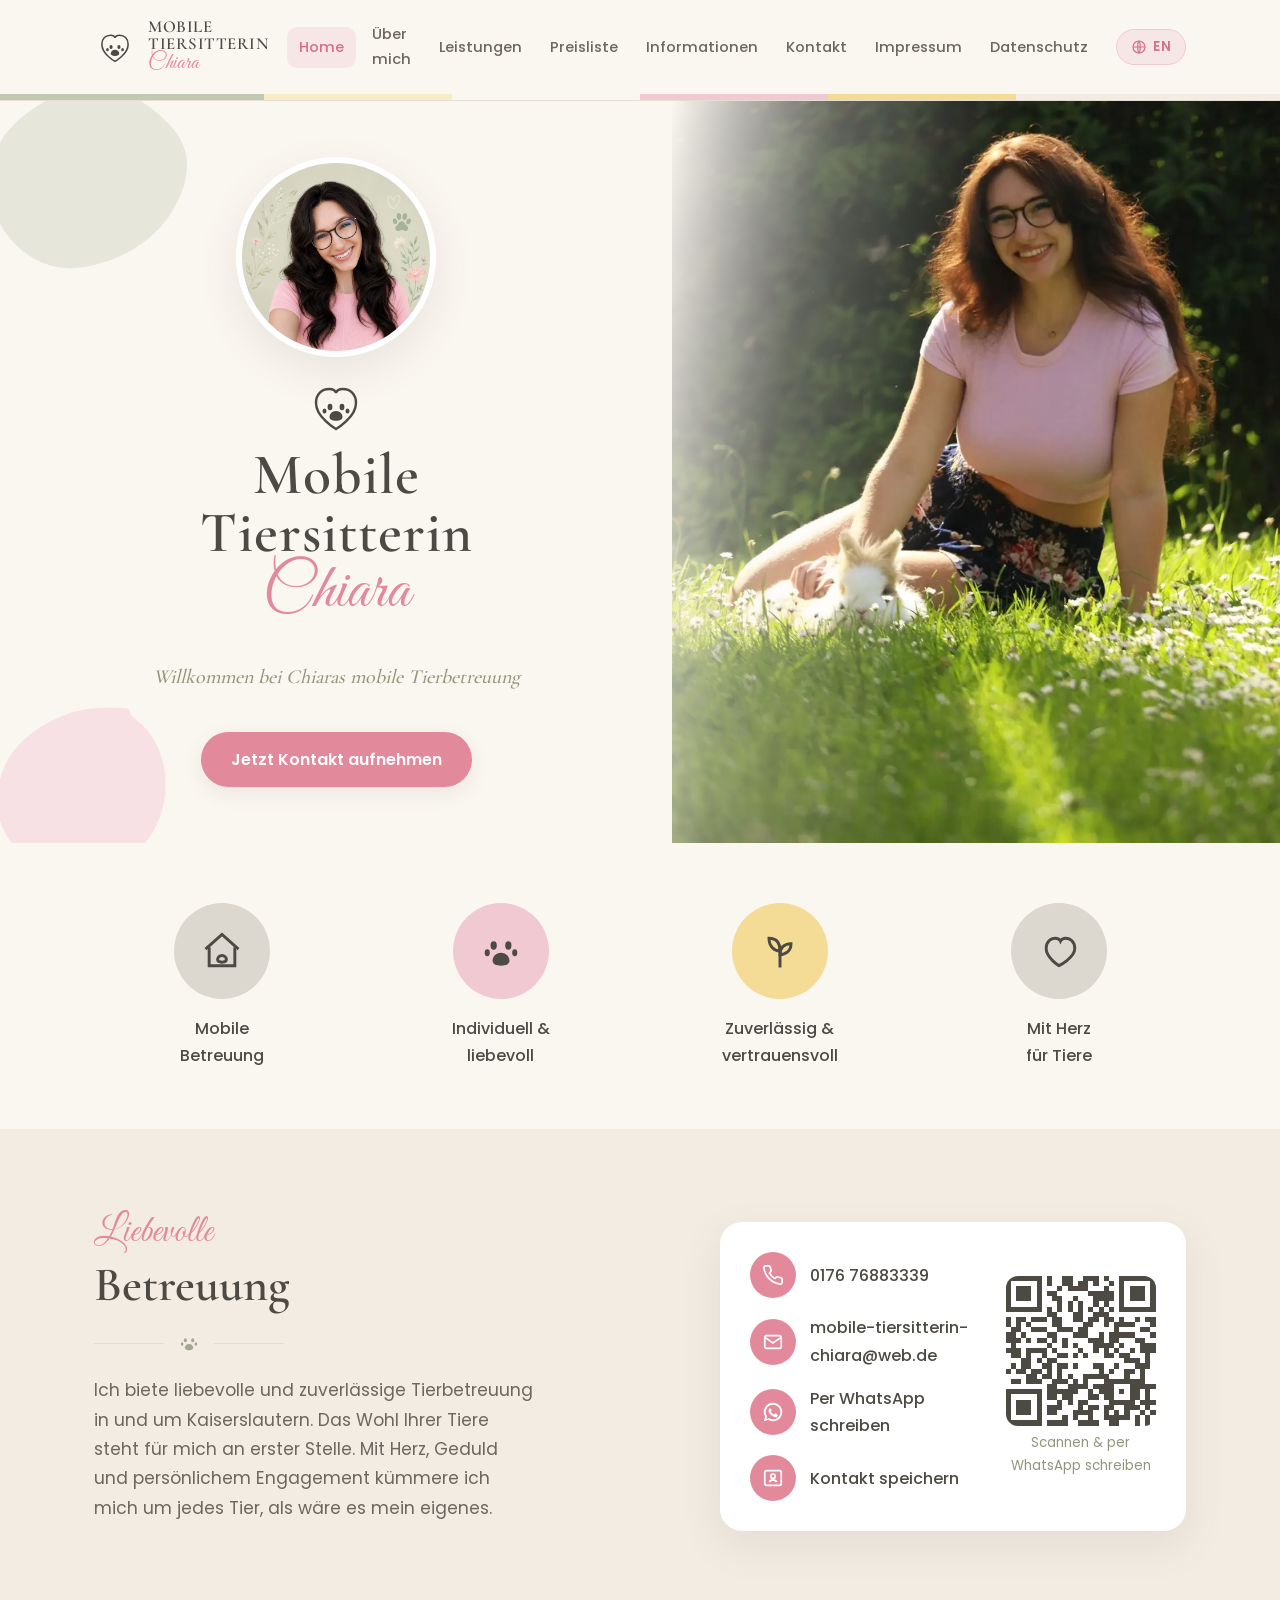
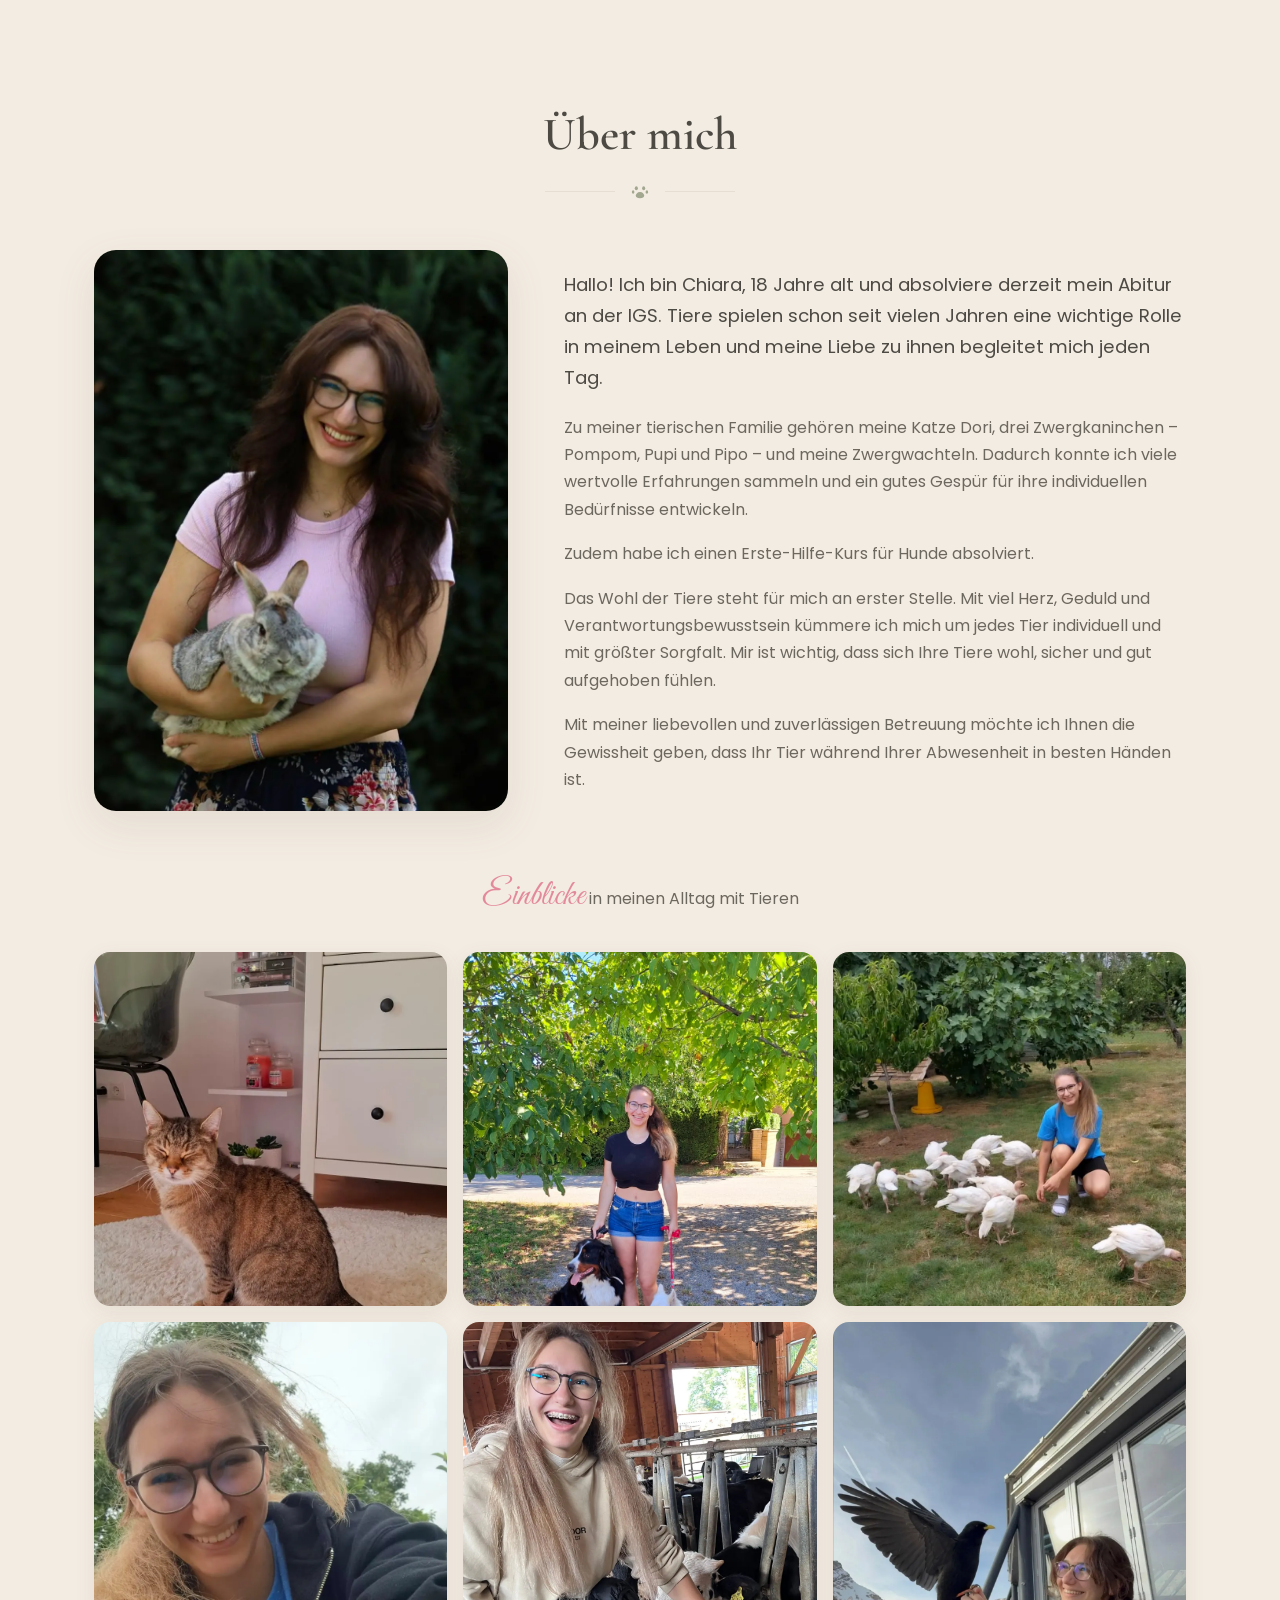
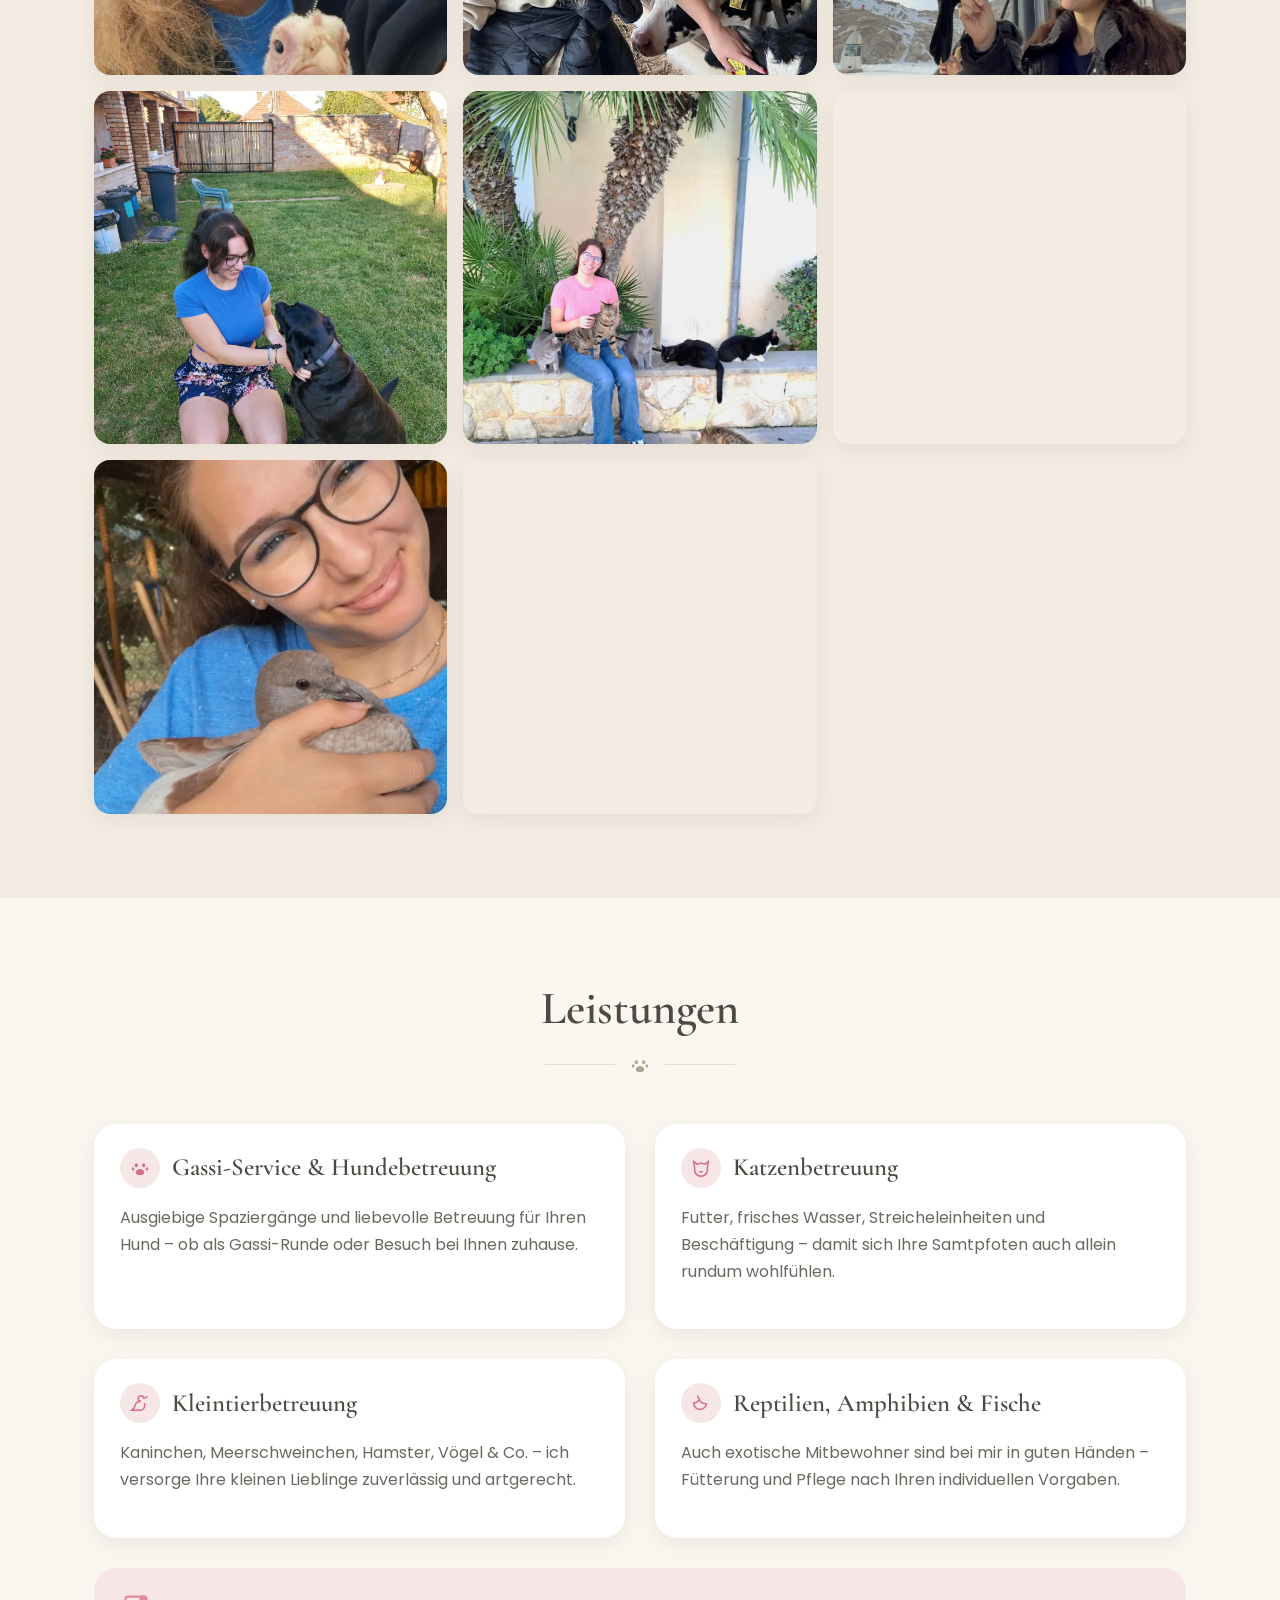
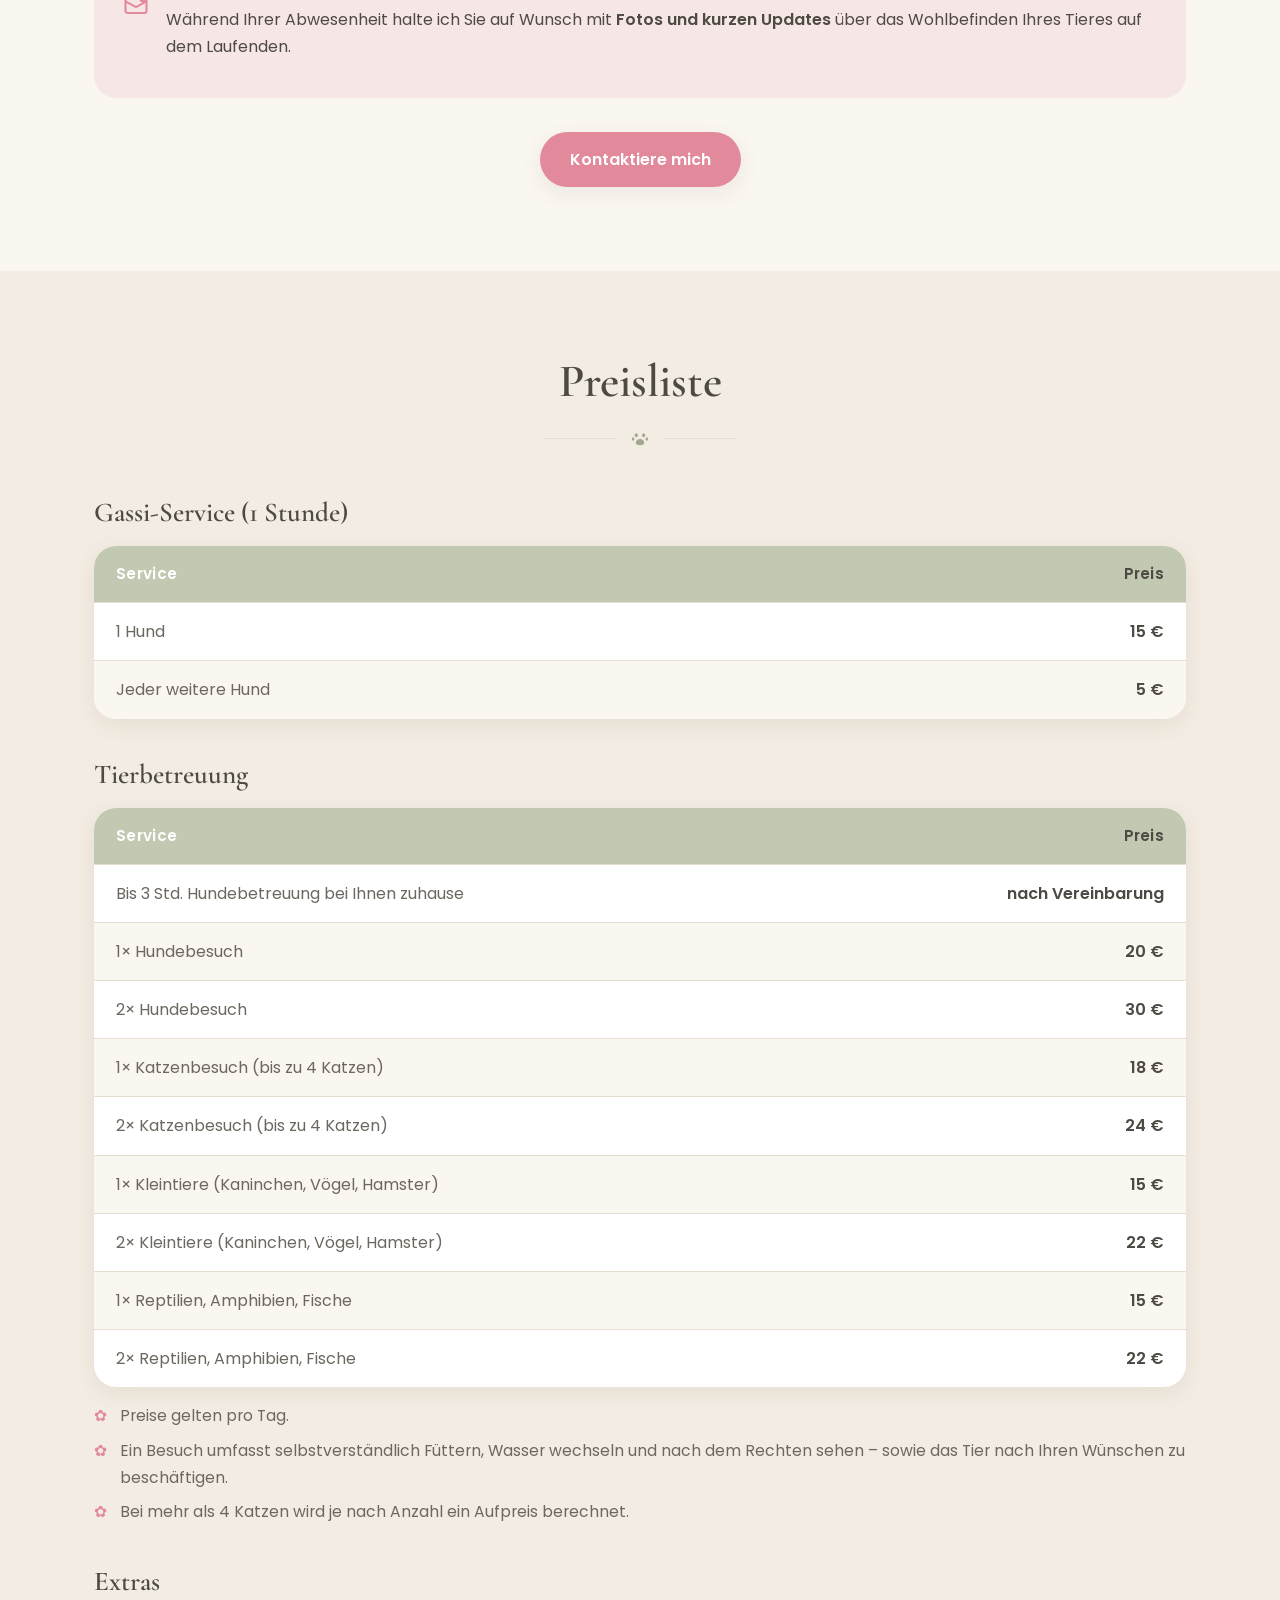
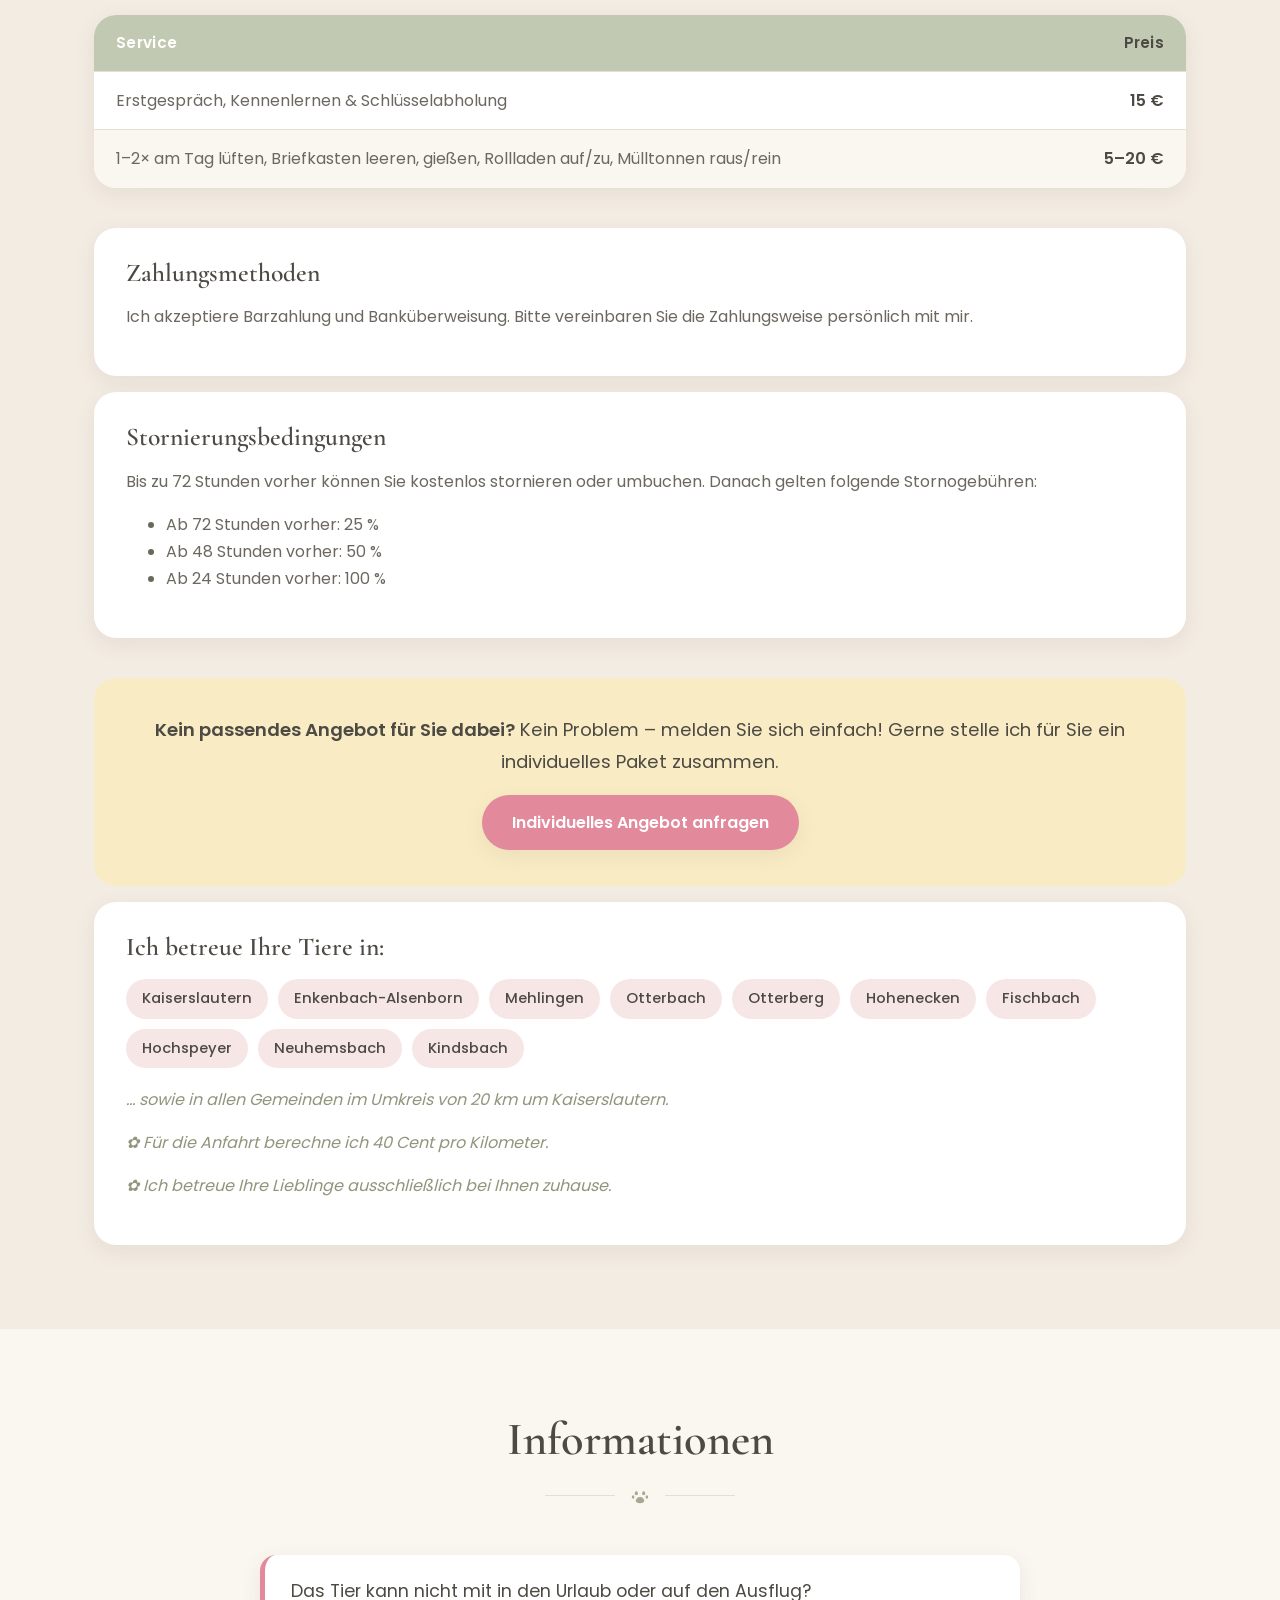
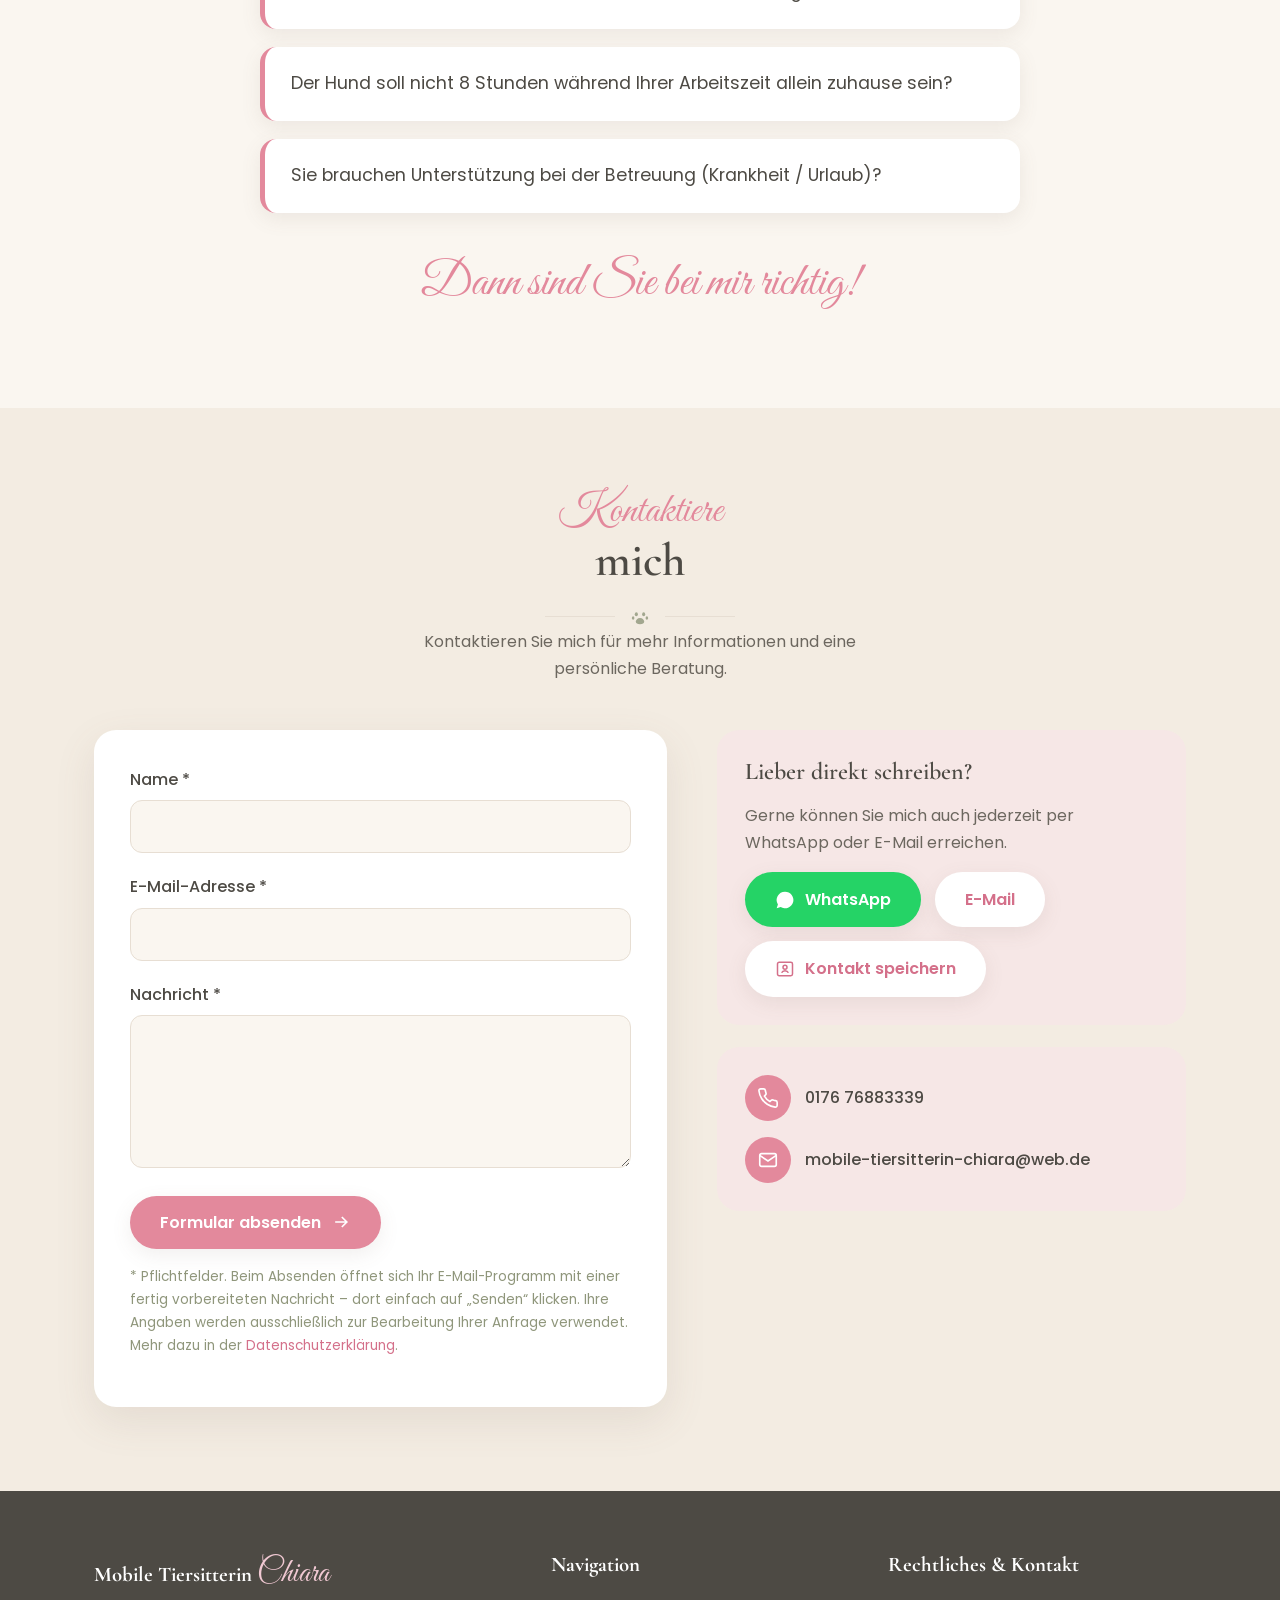
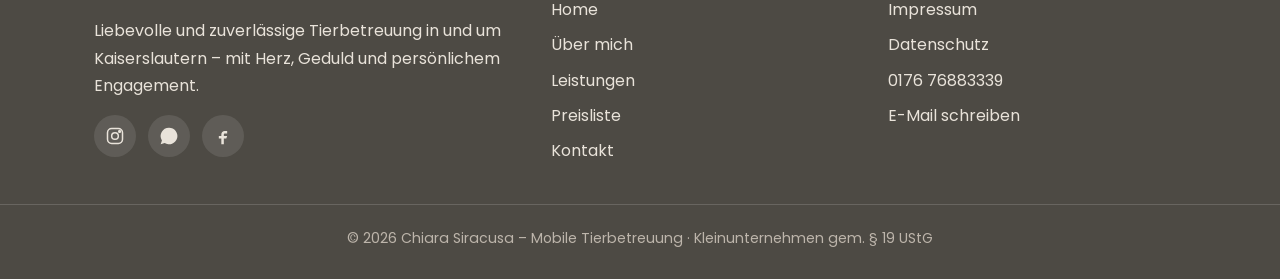
<file: index.html>
<!DOCTYPE html>
<html lang="de">
<head>
<meta charset="UTF-8">
<meta name="viewport" content="width=device-width, initial-scale=1.0">
<title data-en="Chiara's Mobile Pet Care – loving pet sitter in Kaiserslautern">Chiaras Mobile Tierbetreuung – liebevolle Tiersitterin in Kaiserslautern</title>
<meta name="description" content="Mobile Tiersitterin Chiara – liebevolle und zuverlässige Tierbetreuung in und um Kaiserslautern. Gassi-Service, Katzen-, Kleintier- und Reptilienbetreuung mit Herz.">
<meta name="theme-color" content="#faf6f0">

<!-- Kanonische Adresse (verhindert Duplikate bei Google) -->
<link rel="canonical" href="https://mobile-tiersitting.de/">

<!-- Vorschau beim Teilen (WhatsApp, Facebook, Instagram …) -->
<meta property="og:type" content="website">
<meta property="og:locale" content="de_DE">
<meta property="og:site_name" content="Chiaras Mobile Tierbetreuung">
<meta property="og:title" content="Chiaras Mobile Tierbetreuung – liebevolle Tiersitterin in Kaiserslautern">
<meta property="og:description" content="Liebevolle und zuverlässige Tierbetreuung in und um Kaiserslautern – Gassi-Service, Katzen-, Kleintier- und Reptilienbetreuung mit Herz.">
<meta property="og:url" content="https://mobile-tiersitting.de/">
<meta property="og:image" content="https://mobile-tiersitting.de/bilder/Profilbild-rund.jpeg">
<meta name="twitter:card" content="summary_large_image">

<!-- Strukturierte Daten: lokales Unternehmen (hilft Google, dich als Tierbetreuung in Kaiserslautern einzuordnen) -->
<script type="application/ld+json">
{
  "@context": "https://schema.org",
  "@type": "LocalBusiness",
  "@id": "https://mobile-tiersitting.de/#business",
  "name": "Chiaras Mobile Tierbetreuung",
  "description": "Mobile Tiersitterin Chiara – liebevolle und zuverlässige Tierbetreuung in und um Kaiserslautern. Gassi-Service, Katzen-, Kleintier- und Reptilienbetreuung.",
  "url": "https://mobile-tiersitting.de/",
  "image": "https://mobile-tiersitting.de/bilder/Profilbild-rund.jpeg",
  "telephone": "+4917676883339",
  "email": "mobile-tiersitterin-chiara@web.de",
  "priceRange": "€€",
  "founder": {
    "@type": "Person",
    "name": "Chiara Siracusa"
  },
  "address": {
    "@type": "PostalAddress",
    "streetAddress": "An der Schanze 20",
    "postalCode": "67677",
    "addressLocality": "Enkenbach-Alsenborn",
    "addressRegion": "Rheinland-Pfalz",
    "addressCountry": "DE"
  },
  "areaServed": [
    { "@type": "City", "name": "Kaiserslautern" },
    { "@type": "City", "name": "Enkenbach-Alsenborn" },
    { "@type": "City", "name": "Mehlingen" },
    { "@type": "City", "name": "Otterbach" },
    { "@type": "City", "name": "Otterberg" },
    { "@type": "City", "name": "Hochspeyer" }
  ],
  "sameAs": [
    "https://www.instagram.com/mobile.tiersitterin.chiara",
    "https://www.facebook.com/profile.php?id=61590827631664"
  ],
  "knowsAbout": ["Hundebetreuung", "Gassi-Service", "Katzenbetreuung", "Kleintierbetreuung", "Reptilienbetreuung"]
}
</script>

<!-- Schriften (lokal gehostet, DSGVO-konform) -->
<link rel="stylesheet" href="css/fonts.css">

<link rel="stylesheet" href="css/style.css?v=2">

<!-- Favicon: Pfote -->
<link rel="icon" href="data:image/svg+xml,%3Csvg xmlns='http://www.w3.org/2000/svg' viewBox='0 0 32 32'%3E%3Ctext y='26' font-size='26'%3E%F0%9F%90%BE%3C/text%3E%3C/svg%3E">
</head>
<body>

<!-- ============ KOPF / NAVIGATION ============ -->
<header class="site-header">
  <div class="nav-inner">
    <a class="brand" href="#home" aria-label="Startseite">
      <svg class="logo-mark" viewBox="0 0 64 64" fill="none" aria-hidden="true">
        <path d="M32 54s-20-11.5-20-26C12 19 18 14 25 14c4 0 6.5 2 7 4 .5-2 3-4 7-4 7 0 13 5 13 14 0 14.5-20 26-20 26z"
              stroke="currentColor" stroke-width="2.4" fill="none"/>
        <ellipse cx="26" cy="32" rx="2.4" ry="3.2" fill="currentColor"/>
        <ellipse cx="38" cy="32" rx="2.4" ry="3.2" fill="currentColor"/>
        <ellipse cx="20.5" cy="36" rx="2" ry="2.6" fill="currentColor"/>
        <ellipse cx="43.5" cy="36" rx="2" ry="2.6" fill="currentColor"/>
        <path d="M32 36c4 0 6.5 3 6.5 6 0 2.4-2.5 3.8-6.5 3.8S25.5 44.4 25.5 42c0-3 2.5-6 6.5-6z" fill="currentColor"/>
      </svg>
      <span class="brand-text"><b data-en="MOBILE PET SITTER">MOBILE TIERSITTERIN</b><span>Chiara</span></span>
    </a>

    <ul class="nav-links" id="navLinks">
      <li><a href="#home" data-en="Home">Home</a></li>
      <li><a href="#ueber-mich" data-en="About me">Über mich</a></li>
      <li><a href="#leistungen" data-en="Services">Leistungen</a></li>
      <li><a href="#preisliste" data-en="Prices">Preisliste</a></li>
      <li><a href="#informationen" data-en="Information">Informationen</a></li>
      <li><a href="#kontakt" data-en="Contact">Kontakt</a></li>
      <li><a href="impressum.html" data-en="Imprint">Impressum</a></li>
      <li><a href="datenschutz.html" data-en="Privacy">Datenschutz</a></li>
    </ul>

    <button class="lang-toggle" id="langToggle" aria-label="Switch to English">
      <svg viewBox="0 0 24 24" fill="none" stroke="currentColor" stroke-width="1.8" aria-hidden="true"><circle cx="12" cy="12" r="9"/><path d="M3 12h18M12 3c2.5 2.5 2.5 15 0 18M12 3c-2.5 2.5-2.5 15 0 18"/></svg>
      <span id="langLabel">EN</span>
    </button>

    <button class="nav-toggle" aria-label="Menü öffnen" aria-expanded="false">
      <svg viewBox="0 0 24 24" fill="none" stroke="currentColor" stroke-width="2"><path d="M3 6h18M3 12h18M3 18h18"/></svg>
    </button>
  </div>
  <div class="nav-bar" aria-hidden="true"><span></span><span></span><span></span><span></span><span></span><span></span></div>
</header>

<main>

<!-- ============ HERO ============ -->
<section class="hero" id="home">
  <div class="hero-grid">
    <div class="hero-left">
      <svg class="blob b1" viewBox="0 0 200 200" aria-hidden="true"><path fill="currentColor" d="M44 -57C58 -47 71 -36 75 -22C79 -8 74 9 65 23C56 37 43 47 28 54C12 61 -6 65 -22 60C-39 55 -53 41 -60 25C-67 8 -66 -11 -58 -26C-50 -41 -35 -52 -19 -60C-3 -68 14 -73 27 -70C40 -67 30 -67 44 -57Z" transform="translate(100 100)"/></svg>
      <svg class="blob b2" viewBox="0 0 200 200" aria-hidden="true"><path fill="currentColor" d="M48 -60C61 -50 69 -33 71 -16C73 1 69 19 60 34C50 49 35 60 18 65C1 70 -17 69 -33 61C-49 53 -62 39 -67 22C-72 5 -68 -14 -59 -30C-49 -45 -34 -56 -18 -63C-2 -70 16 -72 32 -71C48 -70 35 -70 48 -60Z" transform="translate(100 100)"/></svg>

      <picture><source srcset="bilder/Profilbild-rund.webp" type="image/webp"><img class="hero-portrait" src="bilder/Profilbild-rund.jpeg" alt="Chiara, mobile Tiersitterin" width="1254" height="1254" fetchpriority="high" decoding="async"></picture>
      <div class="hero-logo">
        <svg class="logo-mark" viewBox="0 0 64 64" fill="none" aria-hidden="true">
          <path d="M32 54s-20-11.5-20-26C12 19 18 14 25 14c4 0 6.5 2 7 4 .5-2 3-4 7-4 7 0 13 5 13 14 0 14.5-20 26-20 26z" stroke="currentColor" stroke-width="2.4"/>
          <ellipse cx="26" cy="32" rx="2.4" ry="3.2" fill="currentColor"/><ellipse cx="38" cy="32" rx="2.4" ry="3.2" fill="currentColor"/>
          <ellipse cx="20.5" cy="36" rx="2" ry="2.6" fill="currentColor"/><ellipse cx="43.5" cy="36" rx="2" ry="2.6" fill="currentColor"/>
          <path d="M32 36c4 0 6.5 3 6.5 6 0 2.4-2.5 3.8-6.5 3.8S25.5 44.4 25.5 42c0-3 2.5-6 6.5-6z" fill="currentColor"/>
        </svg>
        <h1 data-en="Mobile<br>Pet&nbsp;Sitter">Mobile<br>Tiersitterin</h1>
        <span class="script">Chiara</span>
      </div>
      <p class="hero-tagline" data-en="Welcome to Chiara's Mobile Pet Care">Willkommen bei Chiaras mobile Tierbetreuung</p>
      <a class="btn" href="#kontakt" data-en="Get in touch now">Jetzt Kontakt aufnehmen</a>
    </div>
    <div class="hero-right">
      <picture>
        <source srcset="bilder/hero-chiara-kaninchen.webp" type="image/webp">
        <img class="hero-bg" src="bilder/hero-chiara-kaninchen.jpg" alt="Chiara sitzt mit einem Kaninchen auf einer sonnigen Blumenwiese" width="1066" height="1598" fetchpriority="high" decoding="async">
      </picture>
    </div>
  </div>
</section>

<!-- ============ WERTE-KACHELN ============ -->
<section class="features">
  <div class="container">
    <div class="feature-grid">
      <div class="feature">
        <div class="ic"><svg viewBox="0 0 24 24" fill="none" stroke="currentColor" stroke-width="1.6"><path d="M3 11l9-8 9 8"/><path d="M5 10v10h14V10"/><path d="M12 14.5c1.5 0 2.4 1.1 2.4 2.2 0 .9-.9 1.4-2.4 1.4s-2.4-.5-2.4-1.4c0-1.1.9-2.2 2.4-2.2z"/></svg></div>
        <p data-en="Mobile<br>care">Mobile<br>Betreuung</p>
      </div>
      <div class="feature">
        <div class="ic"><svg viewBox="0 0 24 24" fill="currentColor"><ellipse cx="8" cy="9" rx="1.7" ry="2.3"/><ellipse cx="16" cy="9" rx="1.7" ry="2.3"/><ellipse cx="4.5" cy="13" rx="1.4" ry="1.9"/><ellipse cx="19.5" cy="13" rx="1.4" ry="1.9"/><path d="M12 13c2.8 0 4.6 2.2 4.6 4.3 0 1.7-1.8 2.7-4.6 2.7s-4.6-1-4.6-2.7C7.4 15.2 9.2 13 12 13z"/></svg></div>
        <p data-en="Individual &amp;<br>loving">Individuell &amp;<br>liebevoll</p>
      </div>
      <div class="feature">
        <div class="ic"><svg viewBox="0 0 24 24" fill="none" stroke="currentColor" stroke-width="1.6"><path d="M12 21V9"/><path d="M12 12C9 12 6 9.5 6 5c4 0 6 2.5 6 7z"/><path d="M12 14c3 0 6-2 6-6-4 0-6 2.5-6 6z"/></svg></div>
        <p data-en="Reliable &amp;<br>trustworthy">Zuverlässig &amp;<br>vertrauensvoll</p>
      </div>
      <div class="feature">
        <div class="ic"><svg viewBox="0 0 24 24" fill="none" stroke="currentColor" stroke-width="1.6"><path d="M12 20s-7-4.3-7-9.3C5 7 7.5 5 10 5c1.4 0 2.4.8 2.8 1.6C13.2 5.8 14.2 5 15.6 5 18.1 5 20.6 7 20.6 10.7 20.6 15.7 12 20 12 20z"/></svg></div>
        <p data-en="With love<br>for animals">Mit Herz<br>für Tiere</p>
      </div>
    </div>
  </div>
</section>

<!-- ============ INTRO / KONTAKTKARTE ============ -->
<section class="intro">
  <div class="container intro-grid">
    <div>
      <h2 data-en="<span class=&quot;script&quot;>Loving</span> care"><span class="script">Liebevolle</span> Betreuung</h2>
      <div class="paw-divider"><svg viewBox="0 0 24 24" fill="currentColor"><ellipse cx="8" cy="9" rx="1.7" ry="2.3"/><ellipse cx="16" cy="9" rx="1.7" ry="2.3"/><ellipse cx="4.5" cy="13" rx="1.4" ry="1.9"/><ellipse cx="19.5" cy="13" rx="1.4" ry="1.9"/><path d="M12 13c2.8 0 4.6 2.2 4.6 4.3 0 1.7-1.8 2.7-4.6 2.7s-4.6-1-4.6-2.7C7.4 15.2 9.2 13 12 13z"/></svg></div>
      <p data-en="I offer loving and reliable pet care in and around Kaiserslautern. The well-being of your animals is my top priority. With heart, patience and personal dedication, I care for every animal as if it were my own.">Ich biete liebevolle und zuverlässige Tierbetreuung in und um Kaiserslautern. Das Wohl Ihrer Tiere steht für mich an erster Stelle. Mit Herz, Geduld und persönlichem Engagement kümmere ich mich um jedes Tier, als wäre es mein eigenes.</p>
    </div>

    <div class="contact-card">
      <div class="contact-lines">
        <a href="tel:+4917676883339">
          <span class="ic"><svg viewBox="0 0 24 24" fill="none" stroke="currentColor" stroke-width="1.8"><path d="M22 16.9v3a2 2 0 0 1-2.2 2 19.8 19.8 0 0 1-8.6-3.1 19.5 19.5 0 0 1-6-6 19.8 19.8 0 0 1-3.1-8.7A2 2 0 0 1 4.1 2h3a2 2 0 0 1 2 1.7c.1 1 .4 1.9.7 2.8a2 2 0 0 1-.5 2.1L8.1 9.9a16 16 0 0 0 6 6l1.3-1.2a2 2 0 0 1 2.1-.5c.9.3 1.8.6 2.8.7a2 2 0 0 1 1.7 2z"/></svg></span>
          0176&nbsp;76883339
        </a>
        <a href="mailto:mobile-tiersitterin-chiara@web.de">
          <span class="ic"><svg viewBox="0 0 24 24" fill="none" stroke="currentColor" stroke-width="1.8"><rect x="3" y="5" width="18" height="14" rx="2"/><path d="m3 7 9 6 9-6"/></svg></span>
          mobile-tiersitterin-chiara@web.de
        </a>
        <a href="https://wa.me/4917676883339" target="_blank" rel="noopener">
          <span class="ic"><svg viewBox="0 0 24 24" fill="currentColor"><path d="M12 2a10 10 0 0 0-8.5 15.3L2 22l4.8-1.5A10 10 0 1 0 12 2zm0 18a8 8 0 0 1-4.1-1.1l-.3-.2-2.9.9.9-2.8-.2-.3A8 8 0 1 1 12 20zm4.4-5.6c-.2-.1-1.4-.7-1.6-.8-.2-.1-.4-.1-.5.1-.2.2-.6.8-.8.9-.1.2-.3.2-.5.1a6.6 6.6 0 0 1-3.2-2.8c-.2-.4.2-.4.6-1.2.1-.1 0-.3 0-.4l-.7-1.7c-.2-.5-.4-.4-.5-.4h-.5a1 1 0 0 0-.7.3c-.2.3-.9.9-.9 2.1s.9 2.4 1 2.6c.1.2 1.8 2.7 4.3 3.8 1.6.7 2.2.7 3 .6.5 0 1.4-.6 1.6-1.1.2-.6.2-1 .1-1.1 0-.1-.2-.2-.5-.4z"/></svg></span>
          <span data-en="Message via WhatsApp">Per WhatsApp schreiben</span>
        </a>
        <a class="vcard-link" href="chiara.vcf" download="Chiara-Siracusa.vcf">
          <span class="ic"><svg viewBox="0 0 24 24" fill="none" stroke="currentColor" stroke-width="1.8"><rect x="3" y="4" width="18" height="16" rx="2"/><circle cx="12" cy="10" r="2.4"/><path d="M8 16.5c.6-1.6 2.1-2.5 4-2.5s3.4.9 4 2.5"/></svg></span>
          <span data-en="Save contact">Kontakt speichern</span>
        </a>
      </div>
      <div class="qr">
        <div id="qrcode" aria-label="QR-Code zum WhatsApp-Kontakt"></div>
        <small data-en="Scan &amp; message<br>via WhatsApp">Scannen &amp; per<br>WhatsApp schreiben</small>
      </div>
    </div>
  </div>
</section>

<!-- ============ ÜBER MICH ============ -->
<section class="alt" id="ueber-mich">
  <div class="container">
    <div class="section-head">
      <h2 data-en="About me">Über mich</h2>
      <div class="paw-divider"><svg viewBox="0 0 24 24" fill="currentColor"><ellipse cx="8" cy="9" rx="1.7" ry="2.3"/><ellipse cx="16" cy="9" rx="1.7" ry="2.3"/><ellipse cx="4.5" cy="13" rx="1.4" ry="1.9"/><ellipse cx="19.5" cy="13" rx="1.4" ry="1.9"/><path d="M12 13c2.8 0 4.6 2.2 4.6 4.3 0 1.7-1.8 2.7-4.6 2.7s-4.6-1-4.6-2.7C7.4 15.2 9.2 13 12 13z"/></svg></div>
    </div>
    <div class="about-grid">
      <div class="about-photo">
        <picture><source srcset="bilder/chiara-portrait.webp" type="image/webp"><img src="bilder/chiara-portrait.jpg" alt="Chiara, Tiersitterin" width="1066" height="1598" loading="lazy" decoding="async"></picture>
      </div>
      <div class="about-text">
        <p class="lead" data-en="Hello! I'm Chiara, 18 years old and currently completing my Abitur (high-school diploma) at the IGS. Animals have played an important role in my life for many years, and my love for them is with me every day.">Hallo! Ich bin Chiara, 18 Jahre alt und absolviere derzeit mein Abitur an der IGS. Tiere spielen schon seit vielen Jahren eine wichtige Rolle in meinem Leben und meine Liebe zu ihnen begleitet mich jeden Tag.</p>
        <p data-en="My animal family includes my cat Dori, three dwarf rabbits – Pompom, Pupi and Pipo – and my button quails. This has allowed me to gain valuable experience and develop a good sense for their individual needs.">Zu meiner tierischen Familie gehören meine Katze Dori, drei Zwergkaninchen – Pompom, Pupi und Pipo – und meine Zwergwachteln. Dadurch konnte ich viele wertvolle Erfahrungen sammeln und ein gutes Gespür für ihre individuellen Bedürfnisse entwickeln.</p>
        <p data-en="Additionally, I have completed a first aid course for dogs.">Zudem habe ich einen Erste-Hilfe-Kurs für Hunde absolviert.</p>
        <p data-en="The well-being of animals is my top priority. With lots of heart, patience and a strong sense of responsibility, I care for every animal individually and with the greatest attention. It is important to me that your animals feel comfortable, safe and in good hands.">Das Wohl der Tiere steht für mich an erster Stelle. Mit viel Herz, Geduld und Verantwortungsbewusstsein kümmere ich mich um jedes Tier individuell und mit größter Sorgfalt. Mir ist wichtig, dass sich Ihre Tiere wohl, sicher und gut aufgehoben fühlen.</p>
        <p data-en="With my loving and reliable care, I want to give you the certainty that your pet is in the best hands while you are away.">Mit meiner liebevollen und zuverlässigen Betreuung möchte ich Ihnen die Gewissheit geben, dass Ihr Tier während Ihrer Abwesenheit in besten Händen ist.</p>
      </div>
    </div>

    <div class="about-gallery">
      <div class="gallery-head">
        <span data-en="<span class=&quot;script&quot;>Insights</span> into my everyday life with animals"><span class="script">Einblicke</span> in meinen Alltag mit Tieren</span>
      </div>
      <div class="gallery-grid">
        <figure><picture><source srcset="bilder/katze-dori.webp" type="image/webp"><img src="bilder/katze-dori.jpg" alt="Katze Dori entspannt zuhause" width="900" height="1600" loading="lazy" decoding="async"></picture><figcaption data-en="My cat Dori">Meine Katze Dori</figcaption></figure>
        <figure><img src="bilder/gassi-hunde.jpg" alt="Chiara geht mit zwei Hunden spazieren" width="900" height="1600" loading="lazy" decoding="async" style="object-position:50% 15%"><figcaption data-en="Walks with dogs">Gassi-Runden mit Hunden</figcaption></figure>
        <figure><picture><source srcset="bilder/huehner.webp" type="image/webp"><img src="bilder/huehner.jpg" alt="Chiara bei der Versorgung von Hühnern" width="900" height="1600" loading="lazy" decoding="async"></picture><figcaption data-en="Caring for poultry">Versorgung von Geflügel</figcaption></figure>
        <figure><picture><source srcset="bilder/huhn.webp" type="image/webp"><img src="bilder/huhn.jpg" alt="Chiara hält ein Huhn" width="900" height="1600" loading="lazy" decoding="async"></picture><figcaption data-en="Selfie with turkey Benj">Selfie mit Truthahn Benj</figcaption></figure>
        <figure><picture><source srcset="bilder/kuehe.webp" type="image/webp"><img src="bilder/kuehe.jpg" alt="Chiara bei Kühen im Stall" width="1200" height="1600" loading="lazy" decoding="async"></picture><figcaption data-en="Experience with large animals">Erfahrung mit großen Tieren</figcaption></figure>
        <figure><picture><source srcset="bilder/vogel-berg.webp" type="image/webp"><img src="bilder/vogel-berg.jpg" alt="Chiara mit einem Vogel in den Bergen" width="1080" height="1665" loading="lazy" decoding="async"></picture><figcaption data-en="Love for all animals">Liebe zu allen Tieren</figcaption></figure>
        <figure><img src="bilder/hund-schwarz.jpg" alt="Chiara kümmert sich liebevoll um einen Hund" width="1200" height="1600" loading="lazy" decoding="async" style="object-position:50% 52%"><figcaption data-en="Loving dog care">Liebevolle Hundebetreuung</figcaption></figure>
        <figure><picture><source srcset="bilder/katzen.webp" type="image/webp"><img src="bilder/katzen.jpg" alt="Chiara umgeben von mehreren Katzen" width="900" height="1600" loading="lazy" decoding="async" style="object-position:50% 30%"></picture><figcaption data-en="Surrounded by cats">Umgeben von Katzen</figcaption></figure>
        <figure><picture><source srcset="bilder/huhn-elina.webp" type="image/webp"><img src="bilder/huhn-elina.jpg" alt="Chiara mit Hühnchen Elina auf der Schulter" width="900" height="1600" loading="lazy" decoding="async" style="object-position:50% 18%"></picture><figcaption data-en="Chicken Elina">Hühnchen Elina</figcaption></figure>
        <figure><picture><source srcset="bilder/taube.webp" type="image/webp"><img src="bilder/taube.jpg" alt="Chiara hält behutsam eine Taube" width="1600" height="737" loading="lazy" decoding="async" style="object-position:50% 20%"></picture><figcaption data-en="Birds are welcome too">Auch Vögel sind willkommen</figcaption></figure>
        <figure><picture><source srcset="bilder/hund-wiki.webp" type="image/webp"><img src="bilder/hund-wiki.jpg" alt="Chiara mit ihrem Hund Wiki" width="1600" height="737" loading="lazy" decoding="async"></picture><figcaption data-en="Dog Wiki">Hund Wiki</figcaption></figure>
      </div>
    </div>
  </div>
</section>

<!-- ============ LEISTUNGEN ============ -->
<section id="leistungen">
  <div class="container">
    <div class="section-head">
      <h2 data-en="Services">Leistungen</h2>
      <div class="paw-divider"><svg viewBox="0 0 24 24" fill="currentColor"><ellipse cx="8" cy="9" rx="1.7" ry="2.3"/><ellipse cx="16" cy="9" rx="1.7" ry="2.3"/><ellipse cx="4.5" cy="13" rx="1.4" ry="1.9"/><ellipse cx="19.5" cy="13" rx="1.4" ry="1.9"/><path d="M12 13c2.8 0 4.6 2.2 4.6 4.3 0 1.7-1.8 2.7-4.6 2.7s-4.6-1-4.6-2.7C7.4 15.2 9.2 13 12 13z"/></svg></div>
    </div>

    <div class="service-grid">
      <article class="service-card">
        <div class="body">
          <h3><span class="ic"><svg viewBox="0 0 24 24" fill="currentColor"><ellipse cx="8" cy="9" rx="1.7" ry="2.3"/><ellipse cx="16" cy="9" rx="1.7" ry="2.3"/><ellipse cx="4.5" cy="13" rx="1.4" ry="1.9"/><ellipse cx="19.5" cy="13" rx="1.4" ry="1.9"/><path d="M12 13c2.8 0 4.6 2.2 4.6 4.3 0 1.7-1.8 2.7-4.6 2.7s-4.6-1-4.6-2.7C7.4 15.2 9.2 13 12 13z"/></svg></span><span data-en="Dog walking &amp; dog care">Gassi-Service &amp; Hundebetreuung</span></h3>
          <p data-en="Long walks and loving care for your dog – whether a walk or a visit to your home.">Ausgiebige Spaziergänge und liebevolle Betreuung für Ihren Hund – ob als Gassi-Runde oder Besuch bei Ihnen zuhause.</p>
        </div>
      </article>

      <article class="service-card">
        <div class="body">
          <h3><span class="ic"><svg viewBox="0 0 24 24" fill="none" stroke="currentColor" stroke-width="1.7"><path d="M5 11 4 5l4 3a8 8 0 0 1 8 0l4-3-1 6"/><path d="M5 11v3a7 7 0 0 0 14 0v-3"/><path d="M10 16h4"/></svg></span><span data-en="Cat care">Katzenbetreuung</span></h3>
          <p data-en="Food, fresh water, cuddles and play – so your feline friends feel completely at ease even on their own.">Futter, frisches Wasser, Streicheleinheiten und Beschäftigung – damit sich Ihre Samtpfoten auch allein rundum wohlfühlen.</p>
        </div>
      </article>

      <article class="service-card">
        <div class="body">
          <h3><span class="ic"><svg viewBox="0 0 24 24" fill="none" stroke="currentColor" stroke-width="1.7"><path d="M16 7a3 3 0 1 0-3 3"/><path d="M13 10c-4 0-7 3-7 7l-3 3h9a5 5 0 0 0 5-5v-3"/><path d="M16 7l4-2"/></svg></span><span data-en="Small animal care">Kleintierbetreuung</span></h3>
          <p data-en="Rabbits, guinea pigs, hamsters, birds &amp; co. – I care for your little darlings reliably and in a species-appropriate way.">Kaninchen, Meerschweinchen, Hamster, Vögel &amp; Co. – ich versorge Ihre kleinen Lieblinge zuverlässig und artgerecht.</p>
        </div>
      </article>

      <article class="service-card">
        <div class="body">
          <h3><span class="ic"><svg viewBox="0 0 24 24" fill="none" stroke="currentColor" stroke-width="1.7"><path d="M4 12c3 0 5-2 6-4 1 3 4 5 8 5-1 4-4 6-8 6-3 0-6-3-6-7z"/><path d="M10 8 8 4"/></svg></span><span data-en="Reptiles, amphibians &amp; fish">Reptilien, Amphibien &amp; Fische</span></h3>
          <p data-en="Exotic housemates are in good hands with me too – feeding and care according to your individual instructions.">Auch exotische Mitbewohner sind bei mir in guten Händen – Fütterung und Pflege nach Ihren individuellen Vorgaben.</p>
        </div>
      </article>
    </div>

    <div class="service-note">
      <svg viewBox="0 0 24 24" fill="none" stroke="currentColor" stroke-width="1.8"><rect x="3" y="4" width="18" height="14" rx="2"/><path d="m3 8 9 5 9-5"/><circle cx="18" cy="6" r="3" fill="currentColor" stroke="none"/></svg>
      <p data-en="While you are away, I will keep you updated with <strong>photos and short updates</strong> about your pet's well-being on request.">Während Ihrer Abwesenheit halte ich Sie auf Wunsch mit <strong>Fotos und kurzen Updates</strong> über das Wohlbefinden Ihres Tieres auf dem Laufenden.</p>
    </div>

    <div class="btn-row" style="margin-top:34px;">
      <a class="btn" href="#kontakt" data-en="Contact me">Kontaktiere mich</a>
    </div>
  </div>
</section>

<!-- ============ PREISLISTE ============ -->
<section class="alt" id="preisliste">
  <div class="container">
    <div class="section-head">
      <h2 data-en="Prices">Preisliste</h2>
      <div class="paw-divider"><svg viewBox="0 0 24 24" fill="currentColor"><ellipse cx="8" cy="9" rx="1.7" ry="2.3"/><ellipse cx="16" cy="9" rx="1.7" ry="2.3"/><ellipse cx="4.5" cy="13" rx="1.4" ry="1.9"/><ellipse cx="19.5" cy="13" rx="1.4" ry="1.9"/><path d="M12 13c2.8 0 4.6 2.2 4.6 4.3 0 1.7-1.8 2.7-4.6 2.7s-4.6-1-4.6-2.7C7.4 15.2 9.2 13 12 13z"/></svg></div>
    </div>

    <div class="price-block">
      <h3 data-en="Dog walking (1 hour)">Gassi-Service (1&nbsp;Stunde)</h3>
      <table class="price-table">
        <thead><tr><th data-en="Service">Service</th><th data-en="Price">Preis</th></tr></thead>
        <tbody>
          <tr><td data-en="1 dog">1 Hund</td><td>15&nbsp;€</td></tr>
          <tr><td data-en="Each additional dog">Jeder weitere Hund</td><td>5&nbsp;€</td></tr>
        </tbody>
      </table>
    </div>

    <div class="price-block">
      <h3 data-en="Pet care">Tierbetreuung</h3>
      <table class="price-table">
        <thead><tr><th data-en="Service">Service</th><th data-en="Price">Preis</th></tr></thead>
        <tbody>
          <tr><td data-en="Up to 3 hrs dog care at your home">Bis 3 Std. Hundebetreuung bei Ihnen zuhause</td><td data-en="by arrangement">nach Vereinbarung</td></tr>
          <tr><td data-en="1× dog visit">1× Hundebesuch</td><td>20&nbsp;€</td></tr>
          <tr><td data-en="2× dog visit">2× Hundebesuch</td><td>30&nbsp;€</td></tr>
          <tr><td data-en="1× cat visit (up to 4 cats)">1× Katzenbesuch (bis zu 4 Katzen)</td><td>18&nbsp;€</td></tr>
          <tr><td data-en="2× cat visit (up to 4 cats)">2× Katzenbesuch (bis zu 4 Katzen)</td><td>24&nbsp;€</td></tr>
          <tr><td data-en="1× small animals (rabbits, birds, hamsters)">1× Kleintiere (Kaninchen, Vögel, Hamster)</td><td>15&nbsp;€</td></tr>
          <tr><td data-en="2× small animals (rabbits, birds, hamsters)">2× Kleintiere (Kaninchen, Vögel, Hamster)</td><td>22&nbsp;€</td></tr>
          <tr><td data-en="1× reptiles, amphibians, fish">1× Reptilien, Amphibien, Fische</td><td>15&nbsp;€</td></tr>
          <tr><td data-en="2× reptiles, amphibians, fish">2× Reptilien, Amphibien, Fische</td><td>22&nbsp;€</td></tr>
        </tbody>
      </table>
      <ul class="price-notes">
        <li data-en="Prices are per day.">Preise gelten pro Tag.</li>
        <li data-en="A visit naturally includes feeding, changing water and checking on things – as well as keeping your pet occupied as you wish.">Ein Besuch umfasst selbstverständlich Füttern, Wasser wechseln und nach dem Rechten sehen – sowie das Tier nach Ihren Wünschen zu beschäftigen.</li>
        <li data-en="For more than 4 cats, a surcharge applies depending on the number.">Bei mehr als 4 Katzen wird je nach Anzahl ein Aufpreis berechnet.</li>
      </ul>
    </div>

    <div class="price-block">
      <h3 data-en="Extras">Extras</h3>
      <table class="price-table">
        <thead><tr><th data-en="Service">Service</th><th data-en="Price">Preis</th></tr></thead>
        <tbody>
          <tr><td data-en="Initial consultation, getting to know each other &amp; key pick-up">Erstgespräch, Kennenlernen &amp; Schlüsselabholung</td><td>15&nbsp;€</td></tr>
          <tr><td data-en="Airing 1–2× a day, emptying the mailbox, watering, opening/closing blinds, taking bins out/in">1–2× am Tag lüften, Briefkasten leeren, gießen, Rollladen auf/zu, Mülltonnen raus/rein</td><td>5–20&nbsp;€</td></tr>
        </tbody>
      </table>
    </div>

    <div class="area-box">
      <h3 data-en="Payment methods">Zahlungsmethoden</h3>
      <p data-en="I accept cash and bank transfer. Please arrange the payment method with me personally.">Ich akzeptiere Barzahlung und Banküberweisung. Bitte vereinbaren Sie die Zahlungsweise persönlich mit mir.</p>
    </div>

    <div class="area-box">
      <h3 data-en="Cancellation conditions">Stornierungsbedingungen</h3>
      <p data-en="Up to 72 hours in advance you can cancel or rebook free of charge. After that, the following cancellation fees apply:">Bis zu 72&nbsp;Stunden vorher können Sie kostenlos stornieren oder umbuchen. Danach gelten folgende Stornogebühren:</p>
      <ul>
        <li data-en="From 72 hours before: 25%">Ab 72&nbsp;Stunden vorher: 25&nbsp;%</li>
        <li data-en="From 48 hours before: 50%">Ab 48&nbsp;Stunden vorher: 50&nbsp;%</li>
        <li data-en="From 24 hours before: 100%">Ab 24&nbsp;Stunden vorher: 100&nbsp;%</li>
      </ul>
    </div>

    <div class="cta-banner">
      <p data-en="<strong>Nothing quite right for you?</strong> No problem – just get in touch! I'm happy to put together an individual package for you."><strong>Kein passendes Angebot für Sie dabei?</strong> Kein Problem – melden Sie sich einfach! Gerne stelle ich für Sie ein individuelles Paket zusammen.</p>
      <a class="btn" href="#kontakt" data-en="Request an individual offer">Individuelles Angebot anfragen</a>
    </div>

    <div class="area-box">
      <h3 data-en="I care for your animals in:">Ich betreue Ihre Tiere in:</h3>
      <div class="area-tags">
        <span>Kaiserslautern</span><span>Enkenbach-Alsenborn</span><span>Mehlingen</span>
        <span>Otterbach</span><span>Otterberg</span><span>Hohenecken</span>
        <span>Fischbach</span><span>Hochspeyer</span><span>Neuhemsbach</span><span>Kindsbach</span>
      </div>
      <p class="hint" data-en="… as well as in all communities within a 20 km radius of Kaiserslautern.">… sowie in allen Gemeinden im Umkreis von 20&nbsp;km um Kaiserslautern.</p>
      <p class="hint" data-en="✿ For travel I charge 40 cents per kilometre.">✿ Für die Anfahrt berechne ich 40&nbsp;Cent pro Kilometer.</p>
      <p class="hint" data-en="✿ I care for your pets exclusively in your home.">✿ Ich betreue Ihre Lieblinge ausschließlich bei Ihnen zuhause.</p>
    </div>
  </div>
</section>

<!-- ============ INFORMATIONEN ============ -->
<section id="informationen">
  <div class="container">
    <div class="section-head">
      <h2 data-en="Information">Informationen</h2>
      <div class="paw-divider"><svg viewBox="0 0 24 24" fill="currentColor"><ellipse cx="8" cy="9" rx="1.7" ry="2.3"/><ellipse cx="16" cy="9" rx="1.7" ry="2.3"/><ellipse cx="4.5" cy="13" rx="1.4" ry="1.9"/><ellipse cx="19.5" cy="13" rx="1.4" ry="1.9"/><path d="M12 13c2.8 0 4.6 2.2 4.6 4.3 0 1.7-1.8 2.7-4.6 2.7s-4.6-1-4.6-2.7C7.4 15.2 9.2 13 12 13z"/></svg></div>
    </div>
    <div class="info-list">
      <div class="info-item" data-en="Your pet can't come along on holiday or on the day trip?">Das Tier kann nicht mit in den Urlaub oder auf den Ausflug?</div>
      <div class="info-item" data-en="Your dog shouldn't be home alone for 8 hours during your working day?">Der Hund soll nicht 8&nbsp;Stunden während Ihrer Arbeitszeit allein zuhause sein?</div>
      <div class="info-item" data-en="You need support with care (illness / holiday)?">Sie brauchen Unterstützung bei der Betreuung (Krankheit / Urlaub)?</div>
    </div>
    <div class="info-final">
      <span class="script" data-en="Then you've come to the right place!">Dann sind Sie bei mir richtig!</span>
    </div>
  </div>
</section>

<!-- ============ KONTAKT ============ -->
<section class="alt" id="kontakt">
  <div class="container">
    <div class="section-head">
      <h2 data-en="<span class=&quot;script&quot;>Contact</span> me"><span class="script">Kontaktiere</span> mich</h2>
      <div class="paw-divider"><svg viewBox="0 0 24 24" fill="currentColor"><ellipse cx="8" cy="9" rx="1.7" ry="2.3"/><ellipse cx="16" cy="9" rx="1.7" ry="2.3"/><ellipse cx="4.5" cy="13" rx="1.4" ry="1.9"/><ellipse cx="19.5" cy="13" rx="1.4" ry="1.9"/><path d="M12 13c2.8 0 4.6 2.2 4.6 4.3 0 1.7-1.8 2.7-4.6 2.7s-4.6-1-4.6-2.7C7.4 15.2 9.2 13 12 13z"/></svg></div>
      <p style="max-width:48ch;margin:0 auto;" data-en="Get in touch for more information and personal advice.">Kontaktieren Sie mich für mehr Informationen und eine persönliche Beratung.</p>
    </div>

    <div class="contact-grid">
      <!-- Kontaktformular (öffnet das E-Mail-Programm des Besuchers per mailto) -->
      <form class="form-card" id="contactForm">
        <div class="form-field">
          <label for="name" data-en="Name *">Name *</label>
          <input type="text" id="name" name="name" required>
        </div>
        <div class="form-field">
          <label for="email" data-en="Email address *">E-Mail-Adresse *</label>
          <input type="email" id="email" name="email" required>
        </div>
        <div class="form-field">
          <label for="message" data-en="Message *">Nachricht *</label>
          <textarea id="message" name="message" rows="5" required></textarea>
        </div>
        <button class="btn" type="submit" data-en="Send message">Formular absenden
          <svg viewBox="0 0 24 24" fill="none" stroke="currentColor" stroke-width="2"><path d="M5 12h14M13 6l6 6-6 6"/></svg>
        </button>
        <p class="form-status" id="formStatus" role="status"></p>
        <p class="form-note" data-en="* Required fields. When you submit, your email program opens with a ready-made message – just press send there. Your details will only be used to process your enquiry. More in the <a href=&quot;datenschutz.html&quot;>privacy policy</a>.">* Pflichtfelder. Beim Absenden öffnet sich Ihr E-Mail-Programm mit einer fertig vorbereiteten Nachricht – dort einfach auf „Senden“ klicken. Ihre Angaben werden ausschließlich zur Bearbeitung Ihrer Anfrage verwendet. Mehr dazu in der <a href="datenschutz.html">Datenschutzerklärung</a>.</p>
      </form>

      <aside class="contact-side">
        <div class="card">
          <h3 data-en="Prefer to write directly?">Lieber direkt schreiben?</h3>
          <p data-en="You're welcome to reach me anytime via WhatsApp or email.">Gerne können Sie mich auch jederzeit per WhatsApp oder E-Mail erreichen.</p>
          <div class="btn-row" style="justify-content:flex-start;">
            <a class="btn whatsapp" href="https://wa.me/4917676883339" target="_blank" rel="noopener">
              <svg viewBox="0 0 24 24" fill="currentColor"><path d="M12 2a10 10 0 0 0-8.5 15.3L2 22l4.8-1.5A10 10 0 1 0 12 2zm4.4 12.4c-.2-.1-1.4-.7-1.6-.8-.2-.1-.4-.1-.5.1-.2.2-.6.8-.8.9-.1.2-.3.2-.5.1a6.6 6.6 0 0 1-3.2-2.8c-.2-.4.2-.4.6-1.2.1-.1 0-.3 0-.4l-.7-1.7c-.2-.5-.4-.4-.5-.4h-.5a1 1 0 0 0-.7.3c-.2.3-.9.9-.9 2.1s.9 2.4 1 2.6c.1.2 1.8 2.7 4.3 3.8 1.6.7 2.2.7 3 .6.5 0 1.4-.6 1.6-1.1.2-.6.2-1 .1-1.1 0-.1-.2-.2-.5-.4z"/></svg>
              WhatsApp
            </a>
            <a class="btn ghost" href="mailto:mobile-tiersitterin-chiara@web.de" data-en="Email">E-Mail</a>
            <a class="btn ghost" href="chiara.vcf" download="Chiara-Siracusa.vcf">
              <svg viewBox="0 0 24 24" fill="none" stroke="currentColor" stroke-width="1.8"><rect x="3" y="4" width="18" height="16" rx="2"/><circle cx="12" cy="10" r="2.4"/><path d="M8 16.5c.6-1.6 2.1-2.5 4-2.5s3.4.9 4 2.5"/></svg>
              <span data-en="Save contact">Kontakt speichern</span>
            </a>
          </div>
        </div>
        <div class="card">
          <div class="contact-lines">
            <a href="tel:+4917676883339"><span class="ic"><svg viewBox="0 0 24 24" fill="none" stroke="currentColor" stroke-width="1.8"><path d="M22 16.9v3a2 2 0 0 1-2.2 2 19.8 19.8 0 0 1-8.6-3.1 19.5 19.5 0 0 1-6-6 19.8 19.8 0 0 1-3.1-8.7A2 2 0 0 1 4.1 2h3a2 2 0 0 1 2 1.7c.1 1 .4 1.9.7 2.8a2 2 0 0 1-.5 2.1L8.1 9.9a16 16 0 0 0 6 6l1.3-1.2a2 2 0 0 1 2.1-.5c.9.3 1.8.6 2.8.7a2 2 0 0 1 1.7 2z"/></svg></span>0176&nbsp;76883339</a>
            <a href="mailto:mobile-tiersitterin-chiara@web.de"><span class="ic"><svg viewBox="0 0 24 24" fill="none" stroke="currentColor" stroke-width="1.8"><rect x="3" y="5" width="18" height="14" rx="2"/><path d="m3 7 9 6 9-6"/></svg></span>mobile-tiersitterin-chiara@web.de</a>
          </div>
        </div>
      </aside>
    </div>
  </div>
</section>

</main>

<!-- ============ FOOTER ============ -->
<footer class="site-footer">
  <div class="container footer-grid">
    <div class="footer-brand">
      <h4><span data-en="Mobile Pet Sitter">Mobile Tiersitterin</span> <span class="script">Chiara</span></h4>
      <p data-en="Loving and reliable pet care in and around Kaiserslautern – with heart, patience and personal dedication.">Liebevolle und zuverlässige Tierbetreuung in und um Kaiserslautern – mit Herz, Geduld und persönlichem Engagement.</p>
      <div class="socials">
        <a href="https://www.instagram.com/mobile.tiersitterin.chiara" target="_blank" rel="noopener" aria-label="Instagram"><svg viewBox="0 0 24 24" fill="none" stroke="currentColor" stroke-width="1.8"><rect x="3" y="3" width="18" height="18" rx="5"/><circle cx="12" cy="12" r="4"/><circle cx="17.5" cy="6.5" r="1" fill="currentColor"/></svg></a>
        <a href="https://wa.me/4917676883339" target="_blank" rel="noopener" aria-label="WhatsApp"><svg viewBox="0 0 24 24" fill="currentColor"><path d="M12 2a10 10 0 0 0-8.5 15.3L2 22l4.8-1.5A10 10 0 1 0 12 2zm4.4 12.4c-.2-.1-1.4-.7-1.6-.8-.2-.1-.4-.1-.5.1-.2.2-.6.8-.8.9-.1.2-.3.2-.5.1a6.6 6.6 0 0 1-3.2-2.8c-.2-.4.2-.4.6-1.2.1-.1 0-.3 0-.4l-.7-1.7c-.2-.5-.4-.4-.5-.4h-.5a1 1 0 0 0-.7.3c-.2.3-.9.9-.9 2.1s.9 2.4 1 2.6c.1.2 1.8 2.7 4.3 3.8 1.6.7 2.2.7 3 .6.5 0 1.4-.6 1.6-1.1.2-.6.2-1 .1-1.1 0-.1-.2-.2-.5-.4z"/></svg></a>
        <a href="https://www.facebook.com/profile.php?id=61590827631664" target="_blank" rel="noopener" aria-label="Facebook"><svg viewBox="0 0 24 24" fill="currentColor"><path d="M14 9h3V6h-3c-2.2 0-4 1.8-4 4v2H7v3h3v7h3v-7h3l1-3h-4v-2c0-.6.4-1 1-1z"/></svg></a>
      </div>
    </div>
    <div>
      <h4 data-en="Navigation">Navigation</h4>
      <ul class="footer-nav">
        <li><a href="#home" data-en="Home">Home</a></li>
        <li><a href="#ueber-mich" data-en="About me">Über mich</a></li>
        <li><a href="#leistungen" data-en="Services">Leistungen</a></li>
        <li><a href="#preisliste" data-en="Prices">Preisliste</a></li>
        <li><a href="#kontakt" data-en="Contact">Kontakt</a></li>
      </ul>
    </div>
    <div>
      <h4 data-en="Legal &amp; contact">Rechtliches &amp; Kontakt</h4>
      <ul class="footer-nav">
        <li><a href="impressum.html" data-en="Imprint">Impressum</a></li>
        <li><a href="datenschutz.html" data-en="Privacy">Datenschutz</a></li>
        <li><a href="tel:+4917676883339">0176 76883339</a></li>
        <li><a href="mailto:mobile-tiersitterin-chiara@web.de" data-en="Send email">E-Mail schreiben</a></li>
      </ul>
    </div>
  </div>
  <div class="footer-bottom">
    © <span id="year"></span> Chiara Siracusa – <span data-en="Mobile Pet Care">Mobile Tierbetreuung</span> · <span data-en="small business under § 19 UStG (German VAT law)">Kleinunternehmen gem. § 19 UStG</span>
  </div>
</footer>

<!-- Lightbox für die Galerie -->
<div class="lightbox" id="lightbox" role="dialog" aria-modal="true" aria-label="Bildansicht" aria-hidden="true">
  <button class="lb-close" id="lbClose" aria-label="Schließen">&times;</button>
  <button class="lb-nav lb-prev" id="lbPrev" aria-label="Vorheriges Bild">&#8249;</button>
  <figure class="lb-stage">
    <img id="lbImg" alt="">
    <figcaption id="lbCaption"></figcaption>
  </figure>
  <button class="lb-nav lb-next" id="lbNext" aria-label="Nächstes Bild">&#8250;</button>
</div>

<!-- QR-Code-Bibliothek (lokal gehostet, DSGVO-konform – keine CDN-Verbindung) -->
<script src="js/qrcode.min.js"></script>
<script src="js/main.js"></script>
</body>
</html>
</file>
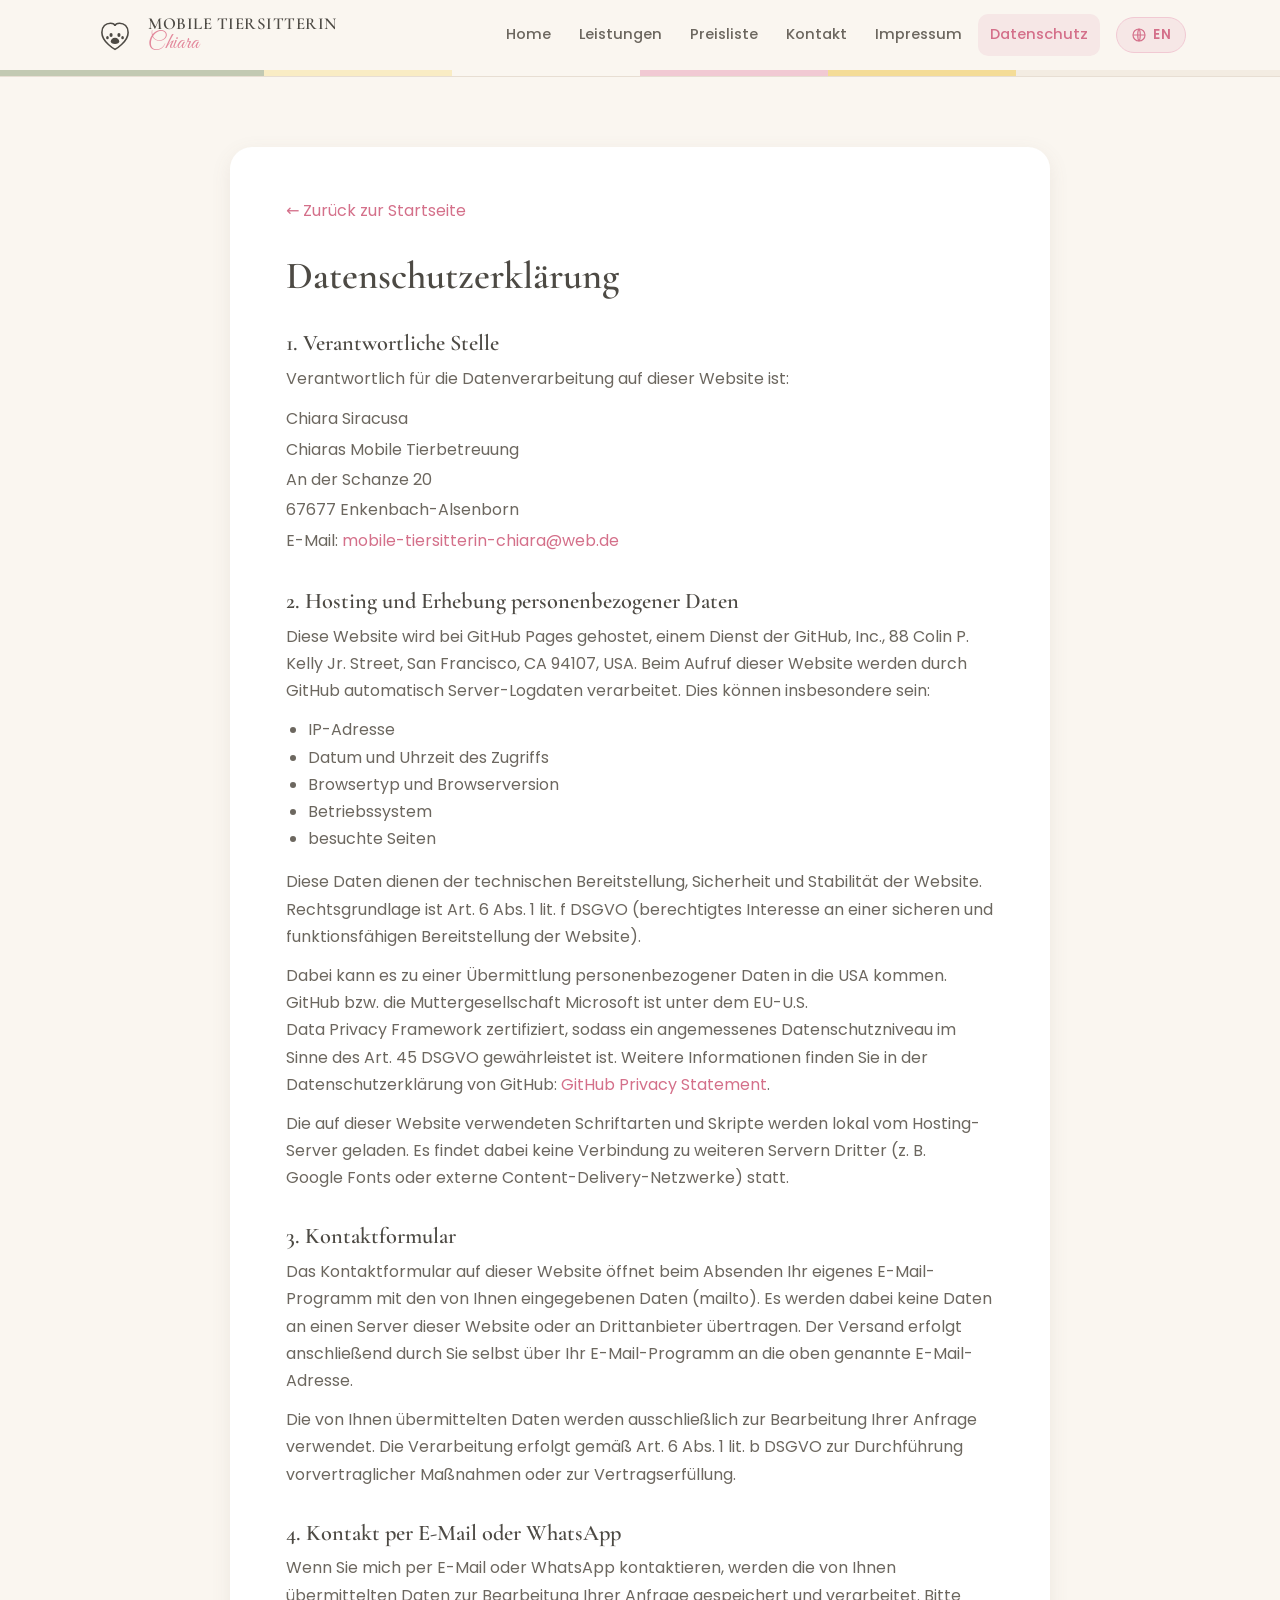
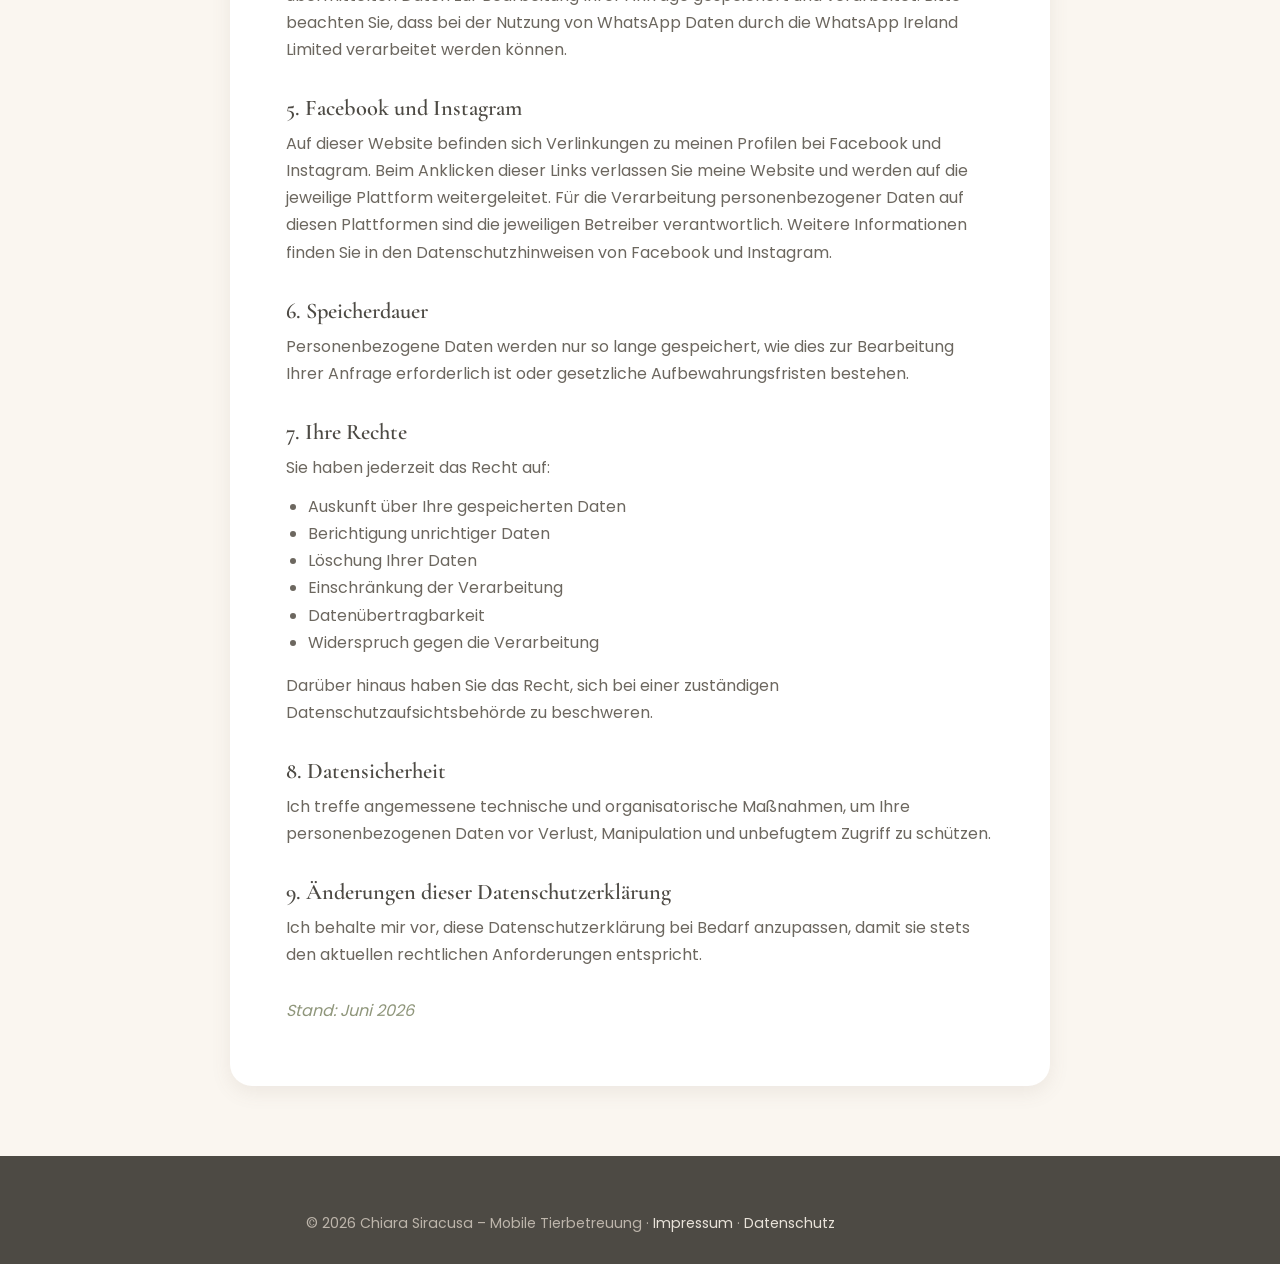
<file: datenschutz.html>
<!DOCTYPE html>
<html lang="de">
<head>
<meta charset="UTF-8">
<meta name="viewport" content="width=device-width, initial-scale=1.0">
<title data-en="Privacy Policy – Chiara's Mobile Pet Care">Datenschutzerklärung – Chiaras Mobile Tierbetreuung</title>
<meta name="description" content="Datenschutzerklärung von Chiaras Mobile Tierbetreuung.">
<meta name="robots" content="noindex">
<!-- Schriften (lokal gehostet, DSGVO-konform) -->
<link rel="stylesheet" href="css/fonts.css">
<link rel="stylesheet" href="css/style.css?v=2">
<link rel="icon" href="data:image/svg+xml,%3Csvg xmlns='http://www.w3.org/2000/svg' viewBox='0 0 32 32'%3E%3Ctext y='26' font-size='26'%3E%F0%9F%90%BE%3C/text%3E%3C/svg%3E">
</head>
<body>

<header class="site-header">
  <div class="nav-inner">
    <a class="brand" href="index.html" aria-label="Startseite">
      <svg class="logo-mark" viewBox="0 0 64 64" fill="none" aria-hidden="true">
        <path d="M32 54s-20-11.5-20-26C12 19 18 14 25 14c4 0 6.5 2 7 4 .5-2 3-4 7-4 7 0 13 5 13 14 0 14.5-20 26-20 26z" stroke="currentColor" stroke-width="2.4"/>
        <ellipse cx="26" cy="32" rx="2.4" ry="3.2" fill="currentColor"/><ellipse cx="38" cy="32" rx="2.4" ry="3.2" fill="currentColor"/>
        <ellipse cx="20.5" cy="36" rx="2" ry="2.6" fill="currentColor"/><ellipse cx="43.5" cy="36" rx="2" ry="2.6" fill="currentColor"/>
        <path d="M32 36c4 0 6.5 3 6.5 6 0 2.4-2.5 3.8-6.5 3.8S25.5 44.4 25.5 42c0-3 2.5-6 6.5-6z" fill="currentColor"/>
      </svg>
      <span class="brand-text"><b data-en="MOBILE PET SITTER">MOBILE TIERSITTERIN</b><span>Chiara</span></span>
    </a>
    <ul class="nav-links" id="navLinks">
      <li><a href="index.html#home" data-en="Home">Home</a></li>
      <li><a href="index.html#leistungen" data-en="Services">Leistungen</a></li>
      <li><a href="index.html#preisliste" data-en="Prices">Preisliste</a></li>
      <li><a href="index.html#kontakt" data-en="Contact">Kontakt</a></li>
      <li><a href="impressum.html" data-en="Imprint">Impressum</a></li>
      <li><a href="datenschutz.html" class="active" data-en="Privacy">Datenschutz</a></li>
    </ul>
    <button class="lang-toggle" id="langToggle" aria-label="Switch to English">
      <svg viewBox="0 0 24 24" fill="none" stroke="currentColor" stroke-width="1.8" aria-hidden="true"><circle cx="12" cy="12" r="9"/><path d="M3 12h18M12 3c2.5 2.5 2.5 15 0 18M12 3c-2.5 2.5-2.5 15 0 18"/></svg>
      <span id="langLabel">EN</span>
    </button>
    <button class="nav-toggle" aria-label="Menü öffnen" aria-expanded="false">
      <svg viewBox="0 0 24 24" fill="none" stroke="currentColor" stroke-width="2"><path d="M3 6h18M3 12h18M3 18h18"/></svg>
    </button>
  </div>
  <div class="nav-bar" aria-hidden="true"><span></span><span></span><span></span><span></span><span></span><span></span></div>
</header>

<main class="legal">
  <div class="container">
    <div class="legal-card">
      <a class="back" href="index.html" data-en="← Back to homepage">← Zurück zur Startseite</a>
      <h1 data-en="Privacy Policy">Datenschutzerklärung</h1>

      <h2 data-en="1. Responsible entity">1. Verantwortliche Stelle</h2>
      <p data-en="The entity responsible for data processing on this website is:">Verantwortlich für die Datenverarbeitung auf dieser Website ist:</p>
      <address>
        Chiara Siracusa<br>
        <span data-en="Chiara's Mobile Pet Care">Chiaras Mobile Tierbetreuung</span><br>
        An der Schanze 20<br>
        67677 Enkenbach-Alsenborn<br>
        <span data-en="Email:">E-Mail:</span> <a href="mailto:mobile-tiersitterin-chiara@web.de">mobile-tiersitterin-chiara@web.de</a>
      </address>

      <h2 data-en="2. Hosting and collection of personal data">2. Hosting und Erhebung personenbezogener Daten</h2>
      <p data-en="This website is hosted on GitHub Pages, a service provided by GitHub, Inc., 88 Colin P. Kelly Jr. Street, San Francisco, CA 94107, USA. When you visit this website, GitHub automatically processes server log data. This may include in particular:">Diese Website wird bei GitHub&nbsp;Pages gehostet, einem Dienst der GitHub,&nbsp;Inc., 88 Colin P. Kelly Jr. Street, San Francisco, CA 94107, USA. Beim Aufruf dieser Website werden durch GitHub automatisch Server-Logdaten verarbeitet. Dies können insbesondere sein:</p>
      <ul>
        <li data-en="IP address">IP-Adresse</li>
        <li data-en="Date and time of access">Datum und Uhrzeit des Zugriffs</li>
        <li data-en="Browser type and version">Browsertyp und Browserversion</li>
        <li data-en="Operating system">Betriebssystem</li>
        <li data-en="Pages visited">besuchte Seiten</li>
      </ul>
      <p data-en="This data serves the technical provision, security and stability of the website. The legal basis is Art. 6 (1) (f) GDPR (legitimate interest in a secure and functional provision of the website).">Diese Daten dienen der technischen Bereitstellung, Sicherheit und Stabilität der Website. Rechtsgrundlage ist Art.&nbsp;6 Abs.&nbsp;1 lit.&nbsp;f DSGVO (berechtigtes Interesse an einer sicheren und funktionsfähigen Bereitstellung der Website).</p>
      <p data-en="This may involve a transfer of personal data to the USA. GitHub and its parent company Microsoft are certified under the EU-U.S. Data Privacy Framework, so an adequate level of data protection within the meaning of Art. 45 GDPR is ensured. Further information can be found in GitHub's privacy statement: ">Dabei kann es zu einer Übermittlung personenbezogener Daten in die USA kommen. GitHub bzw. die Muttergesellschaft Microsoft ist unter dem EU-U.S. Data&nbsp;Privacy&nbsp;Framework zertifiziert, sodass ein angemessenes Datenschutzniveau im Sinne des Art.&nbsp;45 DSGVO gewährleistet ist. Weitere Informationen finden Sie in der Datenschutzerklärung von GitHub: <a href="https://docs.github.com/site-policy/privacy-policies/github-privacy-statement" target="_blank" rel="noopener">GitHub Privacy Statement</a>.</p>
      <p data-en="The fonts and scripts used on this website are loaded locally from the hosting server. No connection is made to additional third-party servers (e.g. Google Fonts or external content delivery networks) for this purpose.">Die auf dieser Website verwendeten Schriftarten und Skripte werden lokal vom Hosting-Server geladen. Es findet dabei keine Verbindung zu weiteren Servern Dritter (z.&nbsp;B. Google&nbsp;Fonts oder externe Content-Delivery-Netzwerke) statt.</p>

      <h2 data-en="3. Contact form">3. Kontaktformular</h2>
      <p data-en="When you submit the contact form on this website, it opens your own email program with the data you entered (mailto). No data is transmitted to a server of this website or to any third-party provider. The message is then sent by you via your own email program to the email address listed above.">Das Kontaktformular auf dieser Website öffnet beim Absenden Ihr eigenes E-Mail-Programm mit den von Ihnen eingegebenen Daten (mailto). Es werden dabei keine Daten an einen Server dieser Website oder an Drittanbieter übertragen. Der Versand erfolgt anschließend durch Sie selbst über Ihr E-Mail-Programm an die oben genannte E-Mail-Adresse.</p>
      <p data-en="The data you provide will be used exclusively to process your enquiry. Processing is carried out in accordance with Art. 6 (1) (b) GDPR for the implementation of pre-contractual measures or for the performance of a contract.">Die von Ihnen übermittelten Daten werden ausschließlich zur Bearbeitung Ihrer Anfrage verwendet. Die Verarbeitung erfolgt gemäß Art.&nbsp;6 Abs.&nbsp;1 lit.&nbsp;b DSGVO zur Durchführung vorvertraglicher Maßnahmen oder zur Vertragserfüllung.</p>

      <h2 data-en="4. Contact by email or WhatsApp">4. Kontakt per E-Mail oder WhatsApp</h2>
      <p data-en="If you contact me by email or WhatsApp, the data you provide will be stored and processed to handle your enquiry. Please note that when using WhatsApp, data may be processed by WhatsApp Ireland Limited.">Wenn Sie mich per E-Mail oder WhatsApp kontaktieren, werden die von Ihnen übermittelten Daten zur Bearbeitung Ihrer Anfrage gespeichert und verarbeitet. Bitte beachten Sie, dass bei der Nutzung von WhatsApp Daten durch die WhatsApp Ireland Limited verarbeitet werden können.</p>

      <h2 data-en="5. Facebook and Instagram">5. Facebook und Instagram</h2>
      <p data-en="This website contains links to my profiles on Facebook and Instagram. When you click these links, you leave my website and are redirected to the respective platform. The respective operators are responsible for processing personal data on these platforms. Further information can be found in the privacy notices of Facebook and Instagram.">Auf dieser Website befinden sich Verlinkungen zu meinen Profilen bei Facebook und Instagram. Beim Anklicken dieser Links verlassen Sie meine Website und werden auf die jeweilige Plattform weitergeleitet. Für die Verarbeitung personenbezogener Daten auf diesen Plattformen sind die jeweiligen Betreiber verantwortlich. Weitere Informationen finden Sie in den Datenschutzhinweisen von Facebook und Instagram.</p>

      <h2 data-en="6. Storage period">6. Speicherdauer</h2>
      <p data-en="Personal data is only stored for as long as is necessary to process your enquiry or as required by statutory retention periods.">Personenbezogene Daten werden nur so lange gespeichert, wie dies zur Bearbeitung Ihrer Anfrage erforderlich ist oder gesetzliche Aufbewahrungsfristen bestehen.</p>

      <h2 data-en="7. Your rights">7. Ihre Rechte</h2>
      <p data-en="You have the right at any time to:">Sie haben jederzeit das Recht auf:</p>
      <ul>
        <li data-en="Information about your stored data">Auskunft über Ihre gespeicherten Daten</li>
        <li data-en="Rectification of inaccurate data">Berichtigung unrichtiger Daten</li>
        <li data-en="Erasure of your data">Löschung Ihrer Daten</li>
        <li data-en="Restriction of processing">Einschränkung der Verarbeitung</li>
        <li data-en="Data portability">Datenübertragbarkeit</li>
        <li data-en="Objection to processing">Widerspruch gegen die Verarbeitung</li>
      </ul>
      <p data-en="In addition, you have the right to lodge a complaint with a competent data protection supervisory authority.">Darüber hinaus haben Sie das Recht, sich bei einer zuständigen Datenschutzaufsichtsbehörde zu beschweren.</p>

      <h2 data-en="8. Data security">8. Datensicherheit</h2>
      <p data-en="I take appropriate technical and organisational measures to protect your personal data against loss, manipulation and unauthorised access.">Ich treffe angemessene technische und organisatorische Maßnahmen, um Ihre personenbezogenen Daten vor Verlust, Manipulation und unbefugtem Zugriff zu schützen.</p>

      <h2 data-en="9. Changes to this privacy policy">9. Änderungen dieser Datenschutzerklärung</h2>
      <p data-en="I reserve the right to amend this privacy policy as required so that it always complies with current legal requirements.">Ich behalte mir vor, diese Datenschutzerklärung bei Bedarf anzupassen, damit sie stets den aktuellen rechtlichen Anforderungen entspricht.</p>

      <p style="margin-top:28px;color:#8f967b;"><em data-en="Last updated: June 2026">Stand: Juni 2026</em></p>
    </div>
  </div>
</main>

<footer class="site-footer">
  <div class="container footer-bottom" style="border:0;margin:0;padding:0;">
    © <span id="year"></span> Chiara Siracusa – <span data-en="Mobile Pet Care">Mobile Tierbetreuung</span> ·
    <a href="impressum.html" style="color:#e9e3da;" data-en="Imprint">Impressum</a> ·
    <a href="datenschutz.html" style="color:#e9e3da;" data-en="Privacy">Datenschutz</a>
  </div>
</footer>

<script src="js/main.js"></script>
</body>
</html>
</file>
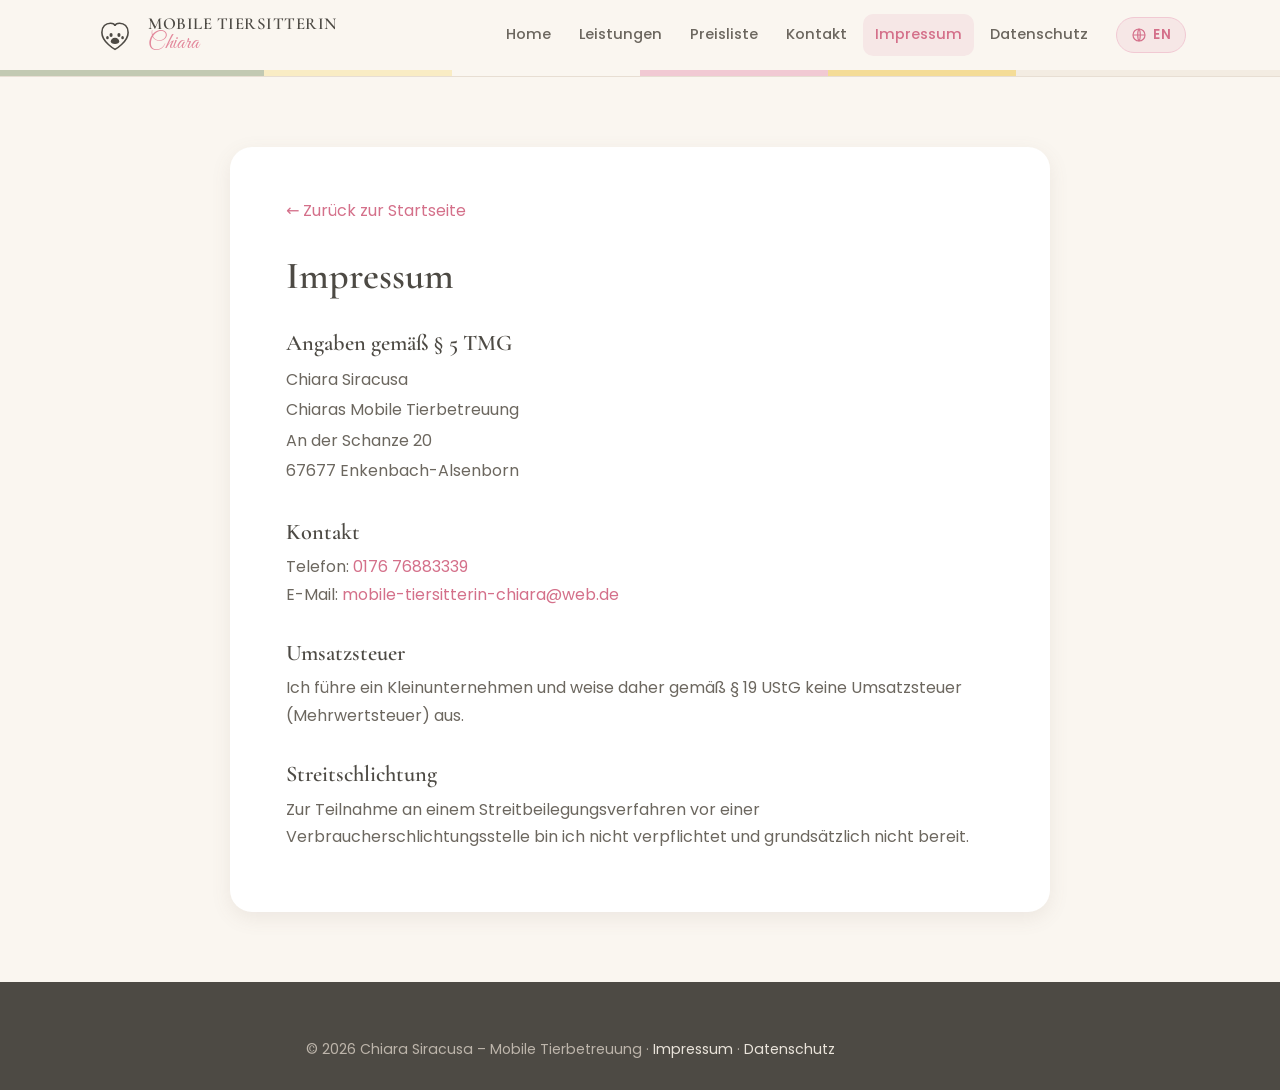
<file: impressum.html>
<!DOCTYPE html>
<html lang="de">
<head>
<meta charset="UTF-8">
<meta name="viewport" content="width=device-width, initial-scale=1.0">
<title data-en="Imprint – Chiara's Mobile Pet Care">Impressum – Chiaras Mobile Tierbetreuung</title>
<meta name="description" content="Impressum von Chiaras Mobile Tierbetreuung.">
<meta name="robots" content="noindex">
<!-- Schriften (lokal gehostet, DSGVO-konform) -->
<link rel="stylesheet" href="css/fonts.css">
<link rel="stylesheet" href="css/style.css?v=2">
<link rel="icon" href="data:image/svg+xml,%3Csvg xmlns='http://www.w3.org/2000/svg' viewBox='0 0 32 32'%3E%3Ctext y='26' font-size='26'%3E%F0%9F%90%BE%3C/text%3E%3C/svg%3E">
</head>
<body>

<header class="site-header">
  <div class="nav-inner">
    <a class="brand" href="index.html" aria-label="Startseite">
      <svg class="logo-mark" viewBox="0 0 64 64" fill="none" aria-hidden="true">
        <path d="M32 54s-20-11.5-20-26C12 19 18 14 25 14c4 0 6.5 2 7 4 .5-2 3-4 7-4 7 0 13 5 13 14 0 14.5-20 26-20 26z" stroke="currentColor" stroke-width="2.4"/>
        <ellipse cx="26" cy="32" rx="2.4" ry="3.2" fill="currentColor"/><ellipse cx="38" cy="32" rx="2.4" ry="3.2" fill="currentColor"/>
        <ellipse cx="20.5" cy="36" rx="2" ry="2.6" fill="currentColor"/><ellipse cx="43.5" cy="36" rx="2" ry="2.6" fill="currentColor"/>
        <path d="M32 36c4 0 6.5 3 6.5 6 0 2.4-2.5 3.8-6.5 3.8S25.5 44.4 25.5 42c0-3 2.5-6 6.5-6z" fill="currentColor"/>
      </svg>
      <span class="brand-text"><b data-en="MOBILE PET SITTER">MOBILE TIERSITTERIN</b><span>Chiara</span></span>
    </a>
    <ul class="nav-links" id="navLinks">
      <li><a href="index.html#home" data-en="Home">Home</a></li>
      <li><a href="index.html#leistungen" data-en="Services">Leistungen</a></li>
      <li><a href="index.html#preisliste" data-en="Prices">Preisliste</a></li>
      <li><a href="index.html#kontakt" data-en="Contact">Kontakt</a></li>
      <li><a href="impressum.html" class="active" data-en="Imprint">Impressum</a></li>
      <li><a href="datenschutz.html" data-en="Privacy">Datenschutz</a></li>
    </ul>
    <button class="lang-toggle" id="langToggle" aria-label="Switch to English">
      <svg viewBox="0 0 24 24" fill="none" stroke="currentColor" stroke-width="1.8" aria-hidden="true"><circle cx="12" cy="12" r="9"/><path d="M3 12h18M12 3c2.5 2.5 2.5 15 0 18M12 3c-2.5 2.5-2.5 15 0 18"/></svg>
      <span id="langLabel">EN</span>
    </button>
    <button class="nav-toggle" aria-label="Menü öffnen" aria-expanded="false">
      <svg viewBox="0 0 24 24" fill="none" stroke="currentColor" stroke-width="2"><path d="M3 6h18M3 12h18M3 18h18"/></svg>
    </button>
  </div>
  <div class="nav-bar" aria-hidden="true"><span></span><span></span><span></span><span></span><span></span><span></span></div>
</header>

<main class="legal">
  <div class="container">
    <div class="legal-card">
      <a class="back" href="index.html" data-en="← Back to homepage">← Zurück zur Startseite</a>
      <h1 data-en="Imprint">Impressum</h1>

      <h2 data-en="Information according to § 5 TMG (German Telemedia Act)">Angaben gemäß § 5 TMG</h2>
      <address>
        Chiara Siracusa<br>
        <span data-en="Chiara's Mobile Pet Care">Chiaras Mobile Tierbetreuung</span><br>
        An der Schanze 20<br>
        67677 Enkenbach-Alsenborn
      </address>

      <h2 data-en="Contact">Kontakt</h2>
      <p>
        <span data-en="Phone:">Telefon:</span> <a href="tel:+4917676883339">0176 76883339</a><br>
        <span data-en="Email:">E-Mail:</span> <a href="mailto:mobile-tiersitterin-chiara@web.de">mobile-tiersitterin-chiara@web.de</a>
      </p>

      <h2 data-en="VAT">Umsatzsteuer</h2>
      <p data-en="I run a small business and therefore do not charge VAT in accordance with § 19 UStG (German VAT law).">Ich führe ein Kleinunternehmen und weise daher gemäß § 19 UStG keine Umsatzsteuer (Mehrwertsteuer) aus.</p>

      <h2 data-en="Dispute resolution">Streitschlichtung</h2>
      <p data-en="I am neither obliged nor generally willing to participate in dispute resolution proceedings before a consumer arbitration board.">Zur Teilnahme an einem Streitbeilegungsverfahren vor einer Verbraucherschlichtungsstelle bin ich nicht verpflichtet und grundsätzlich nicht bereit.</p>
    </div>
  </div>
</main>

<footer class="site-footer">
  <div class="container footer-bottom" style="border:0;margin:0;padding:0;">
    © <span id="year"></span> Chiara Siracusa – <span data-en="Mobile Pet Care">Mobile Tierbetreuung</span> ·
    <a href="impressum.html" style="color:#e9e3da;" data-en="Imprint">Impressum</a> ·
    <a href="datenschutz.html" style="color:#e9e3da;" data-en="Privacy">Datenschutz</a>
  </div>
</footer>

<script src="js/main.js"></script>
</body>
</html>
</file>
<file: css/fonts.css>
/* =========================================================
   Lokal gehostete Schriften (DSGVO-konform, keine Google-Server)
   Subsets: latin + latin-ext (inkl. ä ö ü ß und Sonderzeichen)
   ========================================================= */

/* ---------- Cormorant Garamond (Serife) ---------- */
@font-face {
  font-family: 'Cormorant Garamond';
  font-style: normal;
  font-weight: 500 700;
  font-display: swap;
  src: url(../fonts/cormorant-garamond-latin.woff2) format('woff2');
  unicode-range: U+0000-00FF, U+0131, U+0152-0153, U+02BB-02BC, U+02C6, U+02DA, U+02DC, U+0304, U+0308, U+0329, U+2000-206F, U+20AC, U+2122, U+2191, U+2193, U+2212, U+2215, U+FEFF, U+FFFD;
}
@font-face {
  font-family: 'Cormorant Garamond';
  font-style: normal;
  font-weight: 500 700;
  font-display: swap;
  src: url(../fonts/cormorant-garamond-latext.woff2) format('woff2');
  unicode-range: U+0100-02BA, U+02BD-02C5, U+02C7-02CC, U+02CE-02D7, U+02DD-02FF, U+0304, U+0308, U+0329, U+1D00-1DBF, U+1E00-1E9F, U+1EF2-1EFF, U+2020, U+20A0-20AB, U+20AD-20C0, U+2113, U+2C60-2C7F, U+A720-A7FF;
}

/* ---------- Great Vibes (Schreibschrift) ---------- */
@font-face {
  font-family: 'Great Vibes';
  font-style: normal;
  font-weight: 400;
  font-display: swap;
  src: url(../fonts/great-vibes-latin.woff2) format('woff2');
  unicode-range: U+0000-00FF, U+0131, U+0152-0153, U+02BB-02BC, U+02C6, U+02DA, U+02DC, U+0304, U+0308, U+0329, U+2000-206F, U+20AC, U+2122, U+2191, U+2193, U+2212, U+2215, U+FEFF, U+FFFD;
}
@font-face {
  font-family: 'Great Vibes';
  font-style: normal;
  font-weight: 400;
  font-display: swap;
  src: url(../fonts/great-vibes-latext.woff2) format('woff2');
  unicode-range: U+0100-02BA, U+02BD-02C5, U+02C7-02CC, U+02CE-02D7, U+02DD-02FF, U+0304, U+0308, U+0329, U+1D00-1DBF, U+1E00-1E9F, U+1EF2-1EFF, U+2020, U+20A0-20AB, U+20AD-20C0, U+2113, U+2C60-2C7F, U+A720-A7FF;
}

/* ---------- Poppins (Fließtext) ---------- */
@font-face {
  font-family: 'Poppins';
  font-style: normal;
  font-weight: 300;
  font-display: swap;
  src: url(../fonts/poppins-300-latin.woff2) format('woff2');
  unicode-range: U+0000-00FF, U+0131, U+0152-0153, U+02BB-02BC, U+02C6, U+02DA, U+02DC, U+0304, U+0308, U+0329, U+2000-206F, U+20AC, U+2122, U+2191, U+2193, U+2212, U+2215, U+FEFF, U+FFFD;
}
@font-face {
  font-family: 'Poppins';
  font-style: normal;
  font-weight: 300;
  font-display: swap;
  src: url(../fonts/poppins-300-latext.woff2) format('woff2');
  unicode-range: U+0100-02BA, U+02BD-02C5, U+02C7-02CC, U+02CE-02D7, U+02DD-02FF, U+0304, U+0308, U+0329, U+1D00-1DBF, U+1E00-1E9F, U+1EF2-1EFF, U+2020, U+20A0-20AB, U+20AD-20C0, U+2113, U+2C60-2C7F, U+A720-A7FF;
}
@font-face {
  font-family: 'Poppins';
  font-style: normal;
  font-weight: 400;
  font-display: swap;
  src: url(../fonts/poppins-400-latin.woff2) format('woff2');
  unicode-range: U+0000-00FF, U+0131, U+0152-0153, U+02BB-02BC, U+02C6, U+02DA, U+02DC, U+0304, U+0308, U+0329, U+2000-206F, U+20AC, U+2122, U+2191, U+2193, U+2212, U+2215, U+FEFF, U+FFFD;
}
@font-face {
  font-family: 'Poppins';
  font-style: normal;
  font-weight: 400;
  font-display: swap;
  src: url(../fonts/poppins-400-latext.woff2) format('woff2');
  unicode-range: U+0100-02BA, U+02BD-02C5, U+02C7-02CC, U+02CE-02D7, U+02DD-02FF, U+0304, U+0308, U+0329, U+1D00-1DBF, U+1E00-1E9F, U+1EF2-1EFF, U+2020, U+20A0-20AB, U+20AD-20C0, U+2113, U+2C60-2C7F, U+A720-A7FF;
}
@font-face {
  font-family: 'Poppins';
  font-style: normal;
  font-weight: 500;
  font-display: swap;
  src: url(../fonts/poppins-500-latin.woff2) format('woff2');
  unicode-range: U+0000-00FF, U+0131, U+0152-0153, U+02BB-02BC, U+02C6, U+02DA, U+02DC, U+0304, U+0308, U+0329, U+2000-206F, U+20AC, U+2122, U+2191, U+2193, U+2212, U+2215, U+FEFF, U+FFFD;
}
@font-face {
  font-family: 'Poppins';
  font-style: normal;
  font-weight: 500;
  font-display: swap;
  src: url(../fonts/poppins-500-latext.woff2) format('woff2');
  unicode-range: U+0100-02BA, U+02BD-02C5, U+02C7-02CC, U+02CE-02D7, U+02DD-02FF, U+0304, U+0308, U+0329, U+1D00-1DBF, U+1E00-1E9F, U+1EF2-1EFF, U+2020, U+20A0-20AB, U+20AD-20C0, U+2113, U+2C60-2C7F, U+A720-A7FF;
}
@font-face {
  font-family: 'Poppins';
  font-style: normal;
  font-weight: 600;
  font-display: swap;
  src: url(../fonts/poppins-600-latin.woff2) format('woff2');
  unicode-range: U+0000-00FF, U+0131, U+0152-0153, U+02BB-02BC, U+02C6, U+02DA, U+02DC, U+0304, U+0308, U+0329, U+2000-206F, U+20AC, U+2122, U+2191, U+2193, U+2212, U+2215, U+FEFF, U+FFFD;
}
@font-face {
  font-family: 'Poppins';
  font-style: normal;
  font-weight: 600;
  font-display: swap;
  src: url(../fonts/poppins-600-latext.woff2) format('woff2');
  unicode-range: U+0100-02BA, U+02BD-02C5, U+02C7-02CC, U+02CE-02D7, U+02DD-02FF, U+0304, U+0308, U+0329, U+1D00-1DBF, U+1E00-1E9F, U+1EF2-1EFF, U+2020, U+20A0-20AB, U+20AD-20C0, U+2113, U+2C60-2C7F, U+A720-A7FF;
}
</file>
<file: css/style.css>
/* =========================================================
   Chiaras Mobile Tierbetreuung – Stylesheet
   Farbwelt & Stil nach Design-Vorlage:
   warmes Creme/Beige, Altrosa, Salbeigrün, sanftes Gelb,
   elegante Serife + verspielte Schreibschrift, weiche Formen
   ========================================================= */

:root {
  /* Farben */
  --cream:        #faf6f0;
  --cream-2:      #f3ece2;
  --blush:        #f6e7e6;
  --blush-soft:   #f7dde2;
  --pink:         #e3899c;
  --pink-deep:    #d4708a;
  --pink-soft:    #f1c9d3;
  --sage:         #c2c9b2;
  --sage-deep:    #8f967b;
  --yellow:       #f4dc97;
  --yellow-soft:  #f9ecc4;
  --gray-circle:  #dcd8d0;
  --ink:          #4d4a44;   /* Überschriften */
  --body:         #6c675f;   /* Fließtext */
  --line:         #e7ded3;

  /* Typografie */
  --serif:  'Cormorant Garamond', Georgia, 'Times New Roman', serif;
  --script: 'Great Vibes', cursive;
  --sans:   'Poppins', 'Segoe UI', system-ui, sans-serif;

  --maxw: 1140px;
  --radius: 22px;
  --shadow: 0 14px 40px rgba(120, 100, 90, .12);
  --shadow-sm: 0 6px 20px rgba(120, 100, 90, .10);
}

* { box-sizing: border-box; }

html { scroll-behavior: smooth; scroll-padding-top: 110px; }

body {
  margin: 0;
  font-family: var(--sans);
  font-weight: 400;
  color: var(--body);
  background: var(--cream);
  line-height: 1.7;
  -webkit-font-smoothing: antialiased;
  overflow-x: hidden;
}

img { max-width: 100%; height: auto; display: block; }

a { color: var(--pink-deep); text-decoration: none; }
a:hover { text-decoration: underline; }

h1, h2, h3 {
  font-family: var(--serif);
  color: var(--ink);
  font-weight: 600;
  line-height: 1.15;
  margin: 0 0 .4em;
}

.container { max-width: var(--maxw); margin: 0 auto; padding: 0 24px; }

.script { font-family: var(--script); color: var(--pink); font-weight: 400; }

/* ---- Abschnitts-Titel mit Pfoten-Trenner ---- */
.section-head { text-align: center; margin-bottom: 48px; }
.section-head h2 { font-size: clamp(2rem, 4vw, 2.9rem); }
.section-head .script { display: block; font-size: clamp(1.8rem, 4vw, 2.6rem); line-height: 1; }
.paw-divider {
  display: flex; align-items: center; justify-content: center;
  gap: 14px; color: var(--sage-deep); margin: 14px 0 0;
}
.paw-divider::before, .paw-divider::after {
  content: ""; height: 1px; width: 70px; background: var(--line);
}
.paw-divider svg { width: 22px; height: 22px; opacity: .8; }

section { padding: 84px 0; }
section.alt { background: var(--cream-2); }

/* =========================================================
   Kopf / Navigation
   ========================================================= */
.site-header {
  position: sticky; top: 0; z-index: 100;
  background: rgba(250, 246, 240, .92);
  backdrop-filter: blur(8px);
  border-bottom: 1px solid var(--line);
}
.nav-inner {
  display: flex; align-items: center;
  gap: 16px; padding: 14px 24px; max-width: var(--maxw); margin: 0 auto;
}
.brand { display: flex; align-items: center; gap: 12px; margin-right: auto; }
.brand .logo-mark { width: 42px; height: 42px; color: var(--ink); flex: none; }
.brand .brand-text { font-family: var(--serif); line-height: 1; }
.brand .brand-text b { display: block; font-size: 1.05rem; color: var(--ink); font-weight: 600; letter-spacing: .5px; }
.brand .brand-text span { font-family: var(--script); color: var(--pink); font-size: 1.35rem; }

.nav-links { display: flex; align-items: center; gap: 4px; list-style: none; margin: 0; padding: 0; }
.nav-links a {
  display: block; padding: 8px 12px; color: var(--body); font-size: .92rem;
  font-weight: 500; border-radius: 10px; transition: .2s;
}
.nav-links a:hover, .nav-links a.active { color: var(--pink-deep); background: var(--blush); text-decoration: none; }

/* bunte Segment-Leiste unter der Navigation (wie in der Vorlage) */
.nav-bar {
  display: flex; height: 6px;
}
.nav-bar span { flex: 1; }
.nav-bar span:nth-child(1) { background: var(--sage); flex: 1.4; }
.nav-bar span:nth-child(2) { background: var(--yellow-soft); }
.nav-bar span:nth-child(3) { background: var(--cream); }
.nav-bar span:nth-child(4) { background: var(--pink-soft); }
.nav-bar span:nth-child(5) { background: var(--yellow); }
.nav-bar span:nth-child(6) { background: var(--cream-2); flex: 1.4; }

/* Sprach-Umschalter */
.lang-toggle {
  display: inline-flex; align-items: center; gap: 6px; cursor: pointer;
  background: var(--blush); color: var(--pink-deep); border: 1px solid var(--pink-soft);
  border-radius: 999px; padding: 7px 14px; font-family: var(--sans);
  font-weight: 600; font-size: .82rem; letter-spacing: .3px; transition: .2s; flex: none;
}
.lang-toggle:hover { background: var(--pink); color: #fff; border-color: var(--pink); }
.lang-toggle svg { width: 16px; height: 16px; }

/* Mobile-Menü */
.nav-toggle {
  display: none; background: none; border: 0; cursor: pointer;
  width: 44px; height: 44px; color: var(--ink);
}
.nav-toggle svg { width: 28px; height: 28px; }

/* =========================================================
   Hero
   ========================================================= */
.hero { position: relative; padding: 0; overflow: hidden; background: var(--cream); }
.hero-grid { display: grid; grid-template-columns: 1.05fr .95fr; min-height: 520px; }
.hero-left {
  position: relative; display: flex; flex-direction: column;
  align-items: center; justify-content: center; text-align: center;
  padding: 56px 40px; gap: 18px;
}
.hero-portrait {
  width: 200px; height: 200px; border-radius: 50%; object-fit: cover;
  border: 6px solid #fff; box-shadow: var(--shadow);
}
.hero-logo { display: flex; flex-direction: column; align-items: center; gap: 2px; }
.hero-logo .logo-mark { width: 64px; height: 64px; color: var(--ink); }
.hero-logo h1 {
  font-size: clamp(2.4rem, 5vw, 3.6rem); letter-spacing: 1px; margin: 6px 0 0; line-height: 1;
}
.hero-logo .script { font-size: clamp(2.6rem, 6vw, 4rem); line-height: .9; }
.hero-tagline { color: var(--sage-deep); font-style: italic; font-family: var(--serif); font-size: 1.25rem; }

.hero-right {
  position: relative; overflow: hidden;
}
.hero-right .hero-bg {
  position: absolute; inset: 0; z-index: 0;
  width: 100%; height: 100%; object-fit: cover; object-position: center 28%;
}
.hero-right::before {
  content: ""; position: absolute; inset: 0; z-index: 1;
  background: linear-gradient(100deg, var(--cream) 0%, rgba(250,246,240,.35) 22%, transparent 48%);
}

/* dekorative Blobs */
.blob { position: absolute; z-index: 0; pointer-events: none; }
.blob.b1 { top: -60px; left: -60px; width: 280px; color: var(--sage); opacity: .35; }
.blob.b2 { bottom: -70px; left: -40px; width: 240px; color: var(--blush-soft); opacity: .8; }
.hero-left > *:not(.blob) { position: relative; z-index: 1; }

/* =========================================================
   Werte-Kacheln (Icons)
   ========================================================= */
.features { background: var(--cream); padding: 60px 0; }
.feature-grid {
  display: grid; grid-template-columns: repeat(4, 1fr); gap: 24px; text-align: center;
}
.feature .ic {
  width: 96px; height: 96px; border-radius: 50%; margin: 0 auto 16px;
  display: grid; place-items: center; color: var(--ink);
}
.feature .ic svg { width: 44px; height: 44px; }
.feature:nth-child(1) .ic { background: var(--gray-circle); }
.feature:nth-child(2) .ic { background: var(--pink-soft); }
.feature:nth-child(3) .ic { background: var(--yellow); }
.feature:nth-child(4) .ic { background: var(--gray-circle); }
.feature p { margin: 0; font-weight: 500; color: var(--ink); }

/* =========================================================
   Intro / Kontaktkarte mit QR
   ========================================================= */
.intro { background: var(--cream-2); }
.intro-grid { display: grid; grid-template-columns: 1.1fr .9fr; gap: 56px; align-items: center; }
.intro h2 { font-size: clamp(2rem, 4.5vw, 3rem); }
.intro .script { display: block; font-size: clamp(1.8rem, 4vw, 2.4rem); line-height: 1; margin-bottom: 6px; }
.intro p { font-size: 1.08rem; max-width: 40ch; }
.intro .paw-divider { justify-content: flex-start; margin: 8px 0 22px; }

.contact-card {
  background: #fff; border-radius: var(--radius); box-shadow: var(--shadow);
  padding: 30px; display: grid; grid-template-columns: 1fr auto; gap: 26px; align-items: center;
}
.contact-lines { display: flex; flex-direction: column; gap: 16px; }
.contact-lines a { display: flex; align-items: center; gap: 14px; color: var(--ink); font-weight: 500; }
.contact-lines a:hover { text-decoration: none; color: var(--pink-deep); }
.contact-lines .ic {
  width: 46px; height: 46px; border-radius: 50%; background: var(--pink);
  color: #fff; display: grid; place-items: center; flex: none;
}
.contact-lines .ic svg { width: 22px; height: 22px; }
.qr { text-align: center; }
.qr img, .qr canvas { width: 150px; height: 150px; border-radius: 12px; background: #fff; }
.qr small { display: block; margin-top: 6px; color: var(--sage-deep); }

/* =========================================================
   Über mich
   ========================================================= */
.about-grid { display: grid; grid-template-columns: .8fr 1.2fr; gap: 56px; align-items: stretch; }
.about-photo {
  position: relative; overflow: hidden;
  border-radius: var(--radius); box-shadow: var(--shadow);
}
.about-photo img {
  position: absolute; inset: 0; width: 100%; height: 100%;
  object-fit: cover; object-position: 50% 18%;
  transform: scale(1.25) translate(7%, -18%); transform-origin: top center;
}
.about-text p { margin-bottom: 1.1em; }
.about-text .lead { font-size: 1.15rem; color: var(--ink); }

/* Galerie "Einblicke" */
.about-gallery { margin-top: 56px; }
.about-gallery .gallery-head { text-align: center; margin-bottom: 26px; }
.about-gallery .gallery-head .script { font-size: clamp(1.6rem, 4vw, 2.2rem); }
.gallery-grid { display: grid; grid-template-columns: repeat(3, 1fr); gap: 16px; }
.gallery-grid figure {
  margin: 0; border-radius: 16px; overflow: hidden; position: relative;
  aspect-ratio: 1 / 1; box-shadow: var(--shadow-sm); cursor: pointer;
}
.gallery-grid figure:focus-visible { outline: 3px solid var(--pink); outline-offset: 3px; }
.gallery-grid img {
  width: 100%; height: 100%; object-fit: cover; object-position: 50% 28%;
  transition: transform .45s ease;
}
.gallery-grid figure:hover img { transform: scale(1.07); }
.gallery-grid figcaption {
  position: absolute; left: 0; right: 0; bottom: 0;
  background: linear-gradient(transparent, rgba(77,74,68,.78));
  color: #fff; font-size: .9rem; font-weight: 500;
  padding: 26px 14px 12px; opacity: 0; transition: opacity .3s;
}
.gallery-grid figure:hover figcaption { opacity: 1; }

/* =========================================================
   Leistungen
   ========================================================= */
.service-grid { display: grid; grid-template-columns: repeat(2, 1fr); gap: 30px; }
.service-card {
  background: #fff; border-radius: var(--radius); overflow: hidden;
  box-shadow: var(--shadow-sm); transition: transform .25s, box-shadow .25s;
  display: flex; flex-direction: column;
}
.service-card:hover { transform: translateY(-5px); box-shadow: var(--shadow); }
.service-card .ph { height: 260px; overflow: hidden; background: var(--cream-2); }
.service-card .ph img { width: 100%; height: 100%; object-fit: cover; object-position: 50% 22%; }
.service-card .body { padding: 24px 26px 28px; }
.service-card h3 { display: flex; align-items: center; gap: 12px; font-size: 1.55rem; }
.service-card h3 .ic {
  width: 40px; height: 40px; border-radius: 50%; background: var(--blush);
  color: var(--pink-deep); display: grid; place-items: center; flex: none;
}
.service-card h3 .ic svg { width: 22px; height: 22px; }
.service-note {
  margin-top: 30px; background: var(--blush); border-radius: var(--radius);
  padding: 22px 28px; display: flex; gap: 16px; align-items: flex-start; color: var(--ink);
}
.service-note svg { width: 28px; height: 28px; color: var(--pink); flex: none; margin-top: 2px; }

/* =========================================================
   Preisliste
   ========================================================= */
.price-block { margin-bottom: 40px; }
.price-block h3 { font-size: 1.7rem; margin-bottom: 18px; }
.price-table {
  width: 100%; border-collapse: collapse; background: #fff;
  border-radius: var(--radius); overflow: hidden; box-shadow: var(--shadow-sm);
}
.price-table th, .price-table td { padding: 15px 22px; text-align: left; }
.price-table thead th {
  background: var(--sage); color: #fff; font-family: var(--sans);
  font-weight: 600; font-size: .95rem; letter-spacing: .3px;
}
.price-table tbody tr { border-top: 1px solid var(--line); }
.price-table tbody tr:nth-child(even) { background: var(--cream); }
.price-table td:last-child, .price-table th:last-child { text-align: right; white-space: nowrap; font-weight: 600; color: var(--ink); }
.price-notes { list-style: none; padding: 0; margin: 16px 0 0; }
.price-notes li { position: relative; padding-left: 26px; margin-bottom: 8px; font-size: .98rem; }
.price-notes li::before { content: "✿"; position: absolute; left: 0; color: var(--pink); }

.area-box {
  margin-top: 16px; background: #fff; border-radius: var(--radius);
  box-shadow: var(--shadow-sm); padding: 30px 32px;
}
.area-box h3 { font-size: 1.6rem; }
.area-tags { display: flex; flex-wrap: wrap; gap: 10px; margin: 18px 0; }
.area-tags span {
  background: var(--blush); color: var(--ink); padding: 7px 16px;
  border-radius: 999px; font-size: .92rem; font-weight: 500;
}
.area-box .hint { color: var(--sage-deep); font-style: italic; }

.cta-banner {
  margin-top: 40px; text-align: center; background: var(--yellow-soft);
  border-radius: var(--radius); padding: 36px 28px;
}
.cta-banner p { font-size: 1.15rem; color: var(--ink); margin: 0 0 18px; }

/* =========================================================
   Buttons
   ========================================================= */
.btn {
  display: inline-flex; align-items: center; gap: 10px; cursor: pointer;
  background: var(--pink); color: #fff; border: 0; font-family: var(--sans);
  font-weight: 600; font-size: 1rem; padding: 14px 30px; border-radius: 999px;
  transition: .2s; text-decoration: none; box-shadow: var(--shadow-sm);
}
.btn:hover { background: var(--pink-deep); text-decoration: none; transform: translateY(-2px); color: #fff; }
.btn svg { width: 20px; height: 20px; }
.btn.ghost { background: #fff; color: var(--pink-deep); }
.btn.whatsapp { background: #25d366; }
.btn.whatsapp:hover { background: #1da851; }
.btn-row { display: flex; gap: 14px; flex-wrap: wrap; justify-content: center; }

/* =========================================================
   Informationen
   ========================================================= */
.info-list { max-width: 760px; margin: 0 auto; display: flex; flex-direction: column; gap: 18px; }
.info-item {
  background: #fff; border-left: 5px solid var(--pink); border-radius: 16px;
  padding: 22px 26px; box-shadow: var(--shadow-sm); font-size: 1.1rem; color: var(--ink);
}
.info-final { text-align: center; margin-top: 30px; }
.info-final .script { font-size: clamp(2rem, 5vw, 3rem); }

/* =========================================================
   Kontakt
   ========================================================= */
.contact-grid { display: grid; grid-template-columns: 1.1fr .9fr; gap: 50px; align-items: start; }
.form-card { background: #fff; border-radius: var(--radius); box-shadow: var(--shadow); padding: 36px; }
.form-field { margin-bottom: 20px; }
.form-field label { display: block; margin-bottom: 7px; font-weight: 500; color: var(--ink); }
.form-field input, .form-field textarea {
  width: 100%; padding: 13px 16px; border: 1px solid var(--line); border-radius: 12px;
  font-family: var(--sans); font-size: 1rem; color: var(--ink); background: var(--cream);
  transition: border-color .2s; resize: vertical;
}
.form-field input:focus, .form-field textarea:focus { outline: none; border-color: var(--pink); }
.form-note { font-size: .85rem; color: var(--sage-deep); margin-top: 8px; }
.form-status { margin-top: 16px; font-weight: 500; }

.contact-side { display: flex; flex-direction: column; gap: 22px; }
.contact-side .card {
  background: var(--blush); border-radius: var(--radius); padding: 28px;
}
.contact-side h3 { font-size: 1.5rem; }
.contact-side .contact-lines a { color: var(--ink); }

/* =========================================================
   Footer
   ========================================================= */
.site-footer { background: var(--ink); color: #e9e3da; padding: 56px 0 28px; }
.footer-grid { display: grid; grid-template-columns: 1.4fr 1fr 1fr; gap: 40px; }
.site-footer h4 { color: #fff; font-family: var(--serif); font-size: 1.3rem; margin: 0 0 14px; }
.site-footer a { color: #e9e3da; }
.site-footer a:hover { color: var(--pink-soft); }
.footer-nav { list-style: none; padding: 0; margin: 0; display: flex; flex-direction: column; gap: 8px; }
.footer-brand .script { color: var(--pink-soft); font-size: 2rem; }
.socials { display: flex; gap: 12px; margin-top: 14px; }
.socials a {
  width: 42px; height: 42px; border-radius: 50%; background: rgba(255,255,255,.1);
  display: grid; place-items: center;
}
.socials a:hover { background: var(--pink); }
.socials svg { width: 20px; height: 20px; }
.footer-bottom {
  border-top: 1px solid rgba(255,255,255,.15); margin-top: 40px; padding-top: 22px;
  text-align: center; font-size: .88rem; color: #bdb5ab;
}

/* =========================================================
   Rechtsseiten (Impressum / Datenschutz)
   ========================================================= */
.legal { padding: 70px 0; }
.legal-card {
  max-width: 820px; margin: 0 auto; background: #fff; border-radius: var(--radius);
  box-shadow: var(--shadow-sm); padding: 50px 56px;
}
.legal-card h1 { font-size: 2.4rem; margin-bottom: 24px; }
.legal-card h2 { font-size: 1.4rem; margin-top: 32px; }
.legal-card p { margin: 0 0 12px; }
.legal-card ul { margin: 0 0 16px; padding-left: 22px; }
.legal-card .back { display: inline-flex; align-items: center; gap: 8px; margin-bottom: 30px; }
.legal-card address { font-style: normal; line-height: 1.9; }

/* =========================================================
   Lightbox (Galerie-Großansicht)
   ========================================================= */
.lightbox {
  position: fixed; inset: 0; z-index: 1000;
  background: rgba(45, 41, 36, .93); backdrop-filter: blur(3px);
  display: none; align-items: center; justify-content: center; padding: 4vh 5vw;
}
.lightbox.open { display: flex; animation: lbFade .25s ease; }
@keyframes lbFade { from { opacity: 0; } to { opacity: 1; } }
.lb-stage { margin: 0; max-width: 100%; text-align: center; }
.lb-stage img {
  max-width: min(92vw, 1000px); max-height: 80vh; width: auto; height: auto;
  border-radius: 14px; box-shadow: 0 20px 60px rgba(0,0,0,.5); object-fit: contain;
}
.lb-stage figcaption {
  color: #fff; font-family: var(--serif); font-size: 1.3rem; margin-top: 16px;
}
.lb-close, .lb-nav {
  position: absolute; background: rgba(255,255,255,.14); color: #fff;
  border: 0; cursor: pointer; border-radius: 50%; display: grid; place-items: center;
  transition: background .2s; line-height: 1;
}
.lb-close:hover, .lb-nav:hover { background: var(--pink); }
.lb-close { top: 22px; right: 26px; width: 48px; height: 48px; font-size: 2rem; }
.lb-nav { top: 50%; transform: translateY(-50%); width: 54px; height: 54px; font-size: 2.4rem; }
.lb-prev { left: 18px; }
.lb-next { right: 18px; }

/* =========================================================
   Responsive
   ========================================================= */
@media (max-width: 980px) {
  .hero-grid { grid-template-columns: 1fr; }
  .hero-right { min-height: 340px; order: -1; }
  .hero-right::before { background: linear-gradient(0deg, var(--cream) 0%, transparent 40%); }
  .intro-grid, .about-grid, .contact-grid { grid-template-columns: 1fr; gap: 36px; }
  .about-photo img {
    position: static; width: 100%; height: auto;
    aspect-ratio: 2/3; object-position: 50% 18%;
    transform: scale(1.25) translate(7%, -16%); transform-origin: top center;
  }
  .feature-grid { grid-template-columns: repeat(2, 1fr); gap: 32px 16px; }
  .footer-grid { grid-template-columns: 1fr 1fr; }
}

@media (max-width: 760px) {
  section { padding: 60px 0; }
  .nav-toggle { display: block; }
  .nav-links {
    position: absolute; top: 100%; right: 0; left: 0;
    flex-direction: column; align-items: stretch; gap: 0;
    background: var(--cream); border-bottom: 1px solid var(--line);
    box-shadow: var(--shadow); padding: 8px; display: none;
  }
  .nav-links.open { display: flex; }
  .nav-links a { padding: 12px 16px; border-radius: 10px; }
  .service-grid { grid-template-columns: 1fr; }
  .gallery-grid { grid-template-columns: repeat(2, 1fr); }
  .gallery-grid figcaption { opacity: 1; }
  .lb-nav { width: 44px; height: 44px; font-size: 2rem; }
  .lb-prev { left: 8px; } .lb-next { right: 8px; }
  .lb-close { top: 14px; right: 14px; }
  .lb-stage figcaption { font-size: 1.1rem; }
  .contact-card { grid-template-columns: 1fr; text-align: center; }
  .contact-lines { width: fit-content; max-width: 100%; margin-inline: auto; }
  .contact-lines a { text-align: left; }
  .legal-card { padding: 34px 24px; }
  .price-table th, .price-table td { padding: 12px 14px; font-size: .92rem; }
}

@media (max-width: 480px) {
  .feature-grid { grid-template-columns: 1fr 1fr; }
  .footer-grid { grid-template-columns: 1fr; }
  .hero-portrait { width: 150px; height: 150px; }
}
</file>
